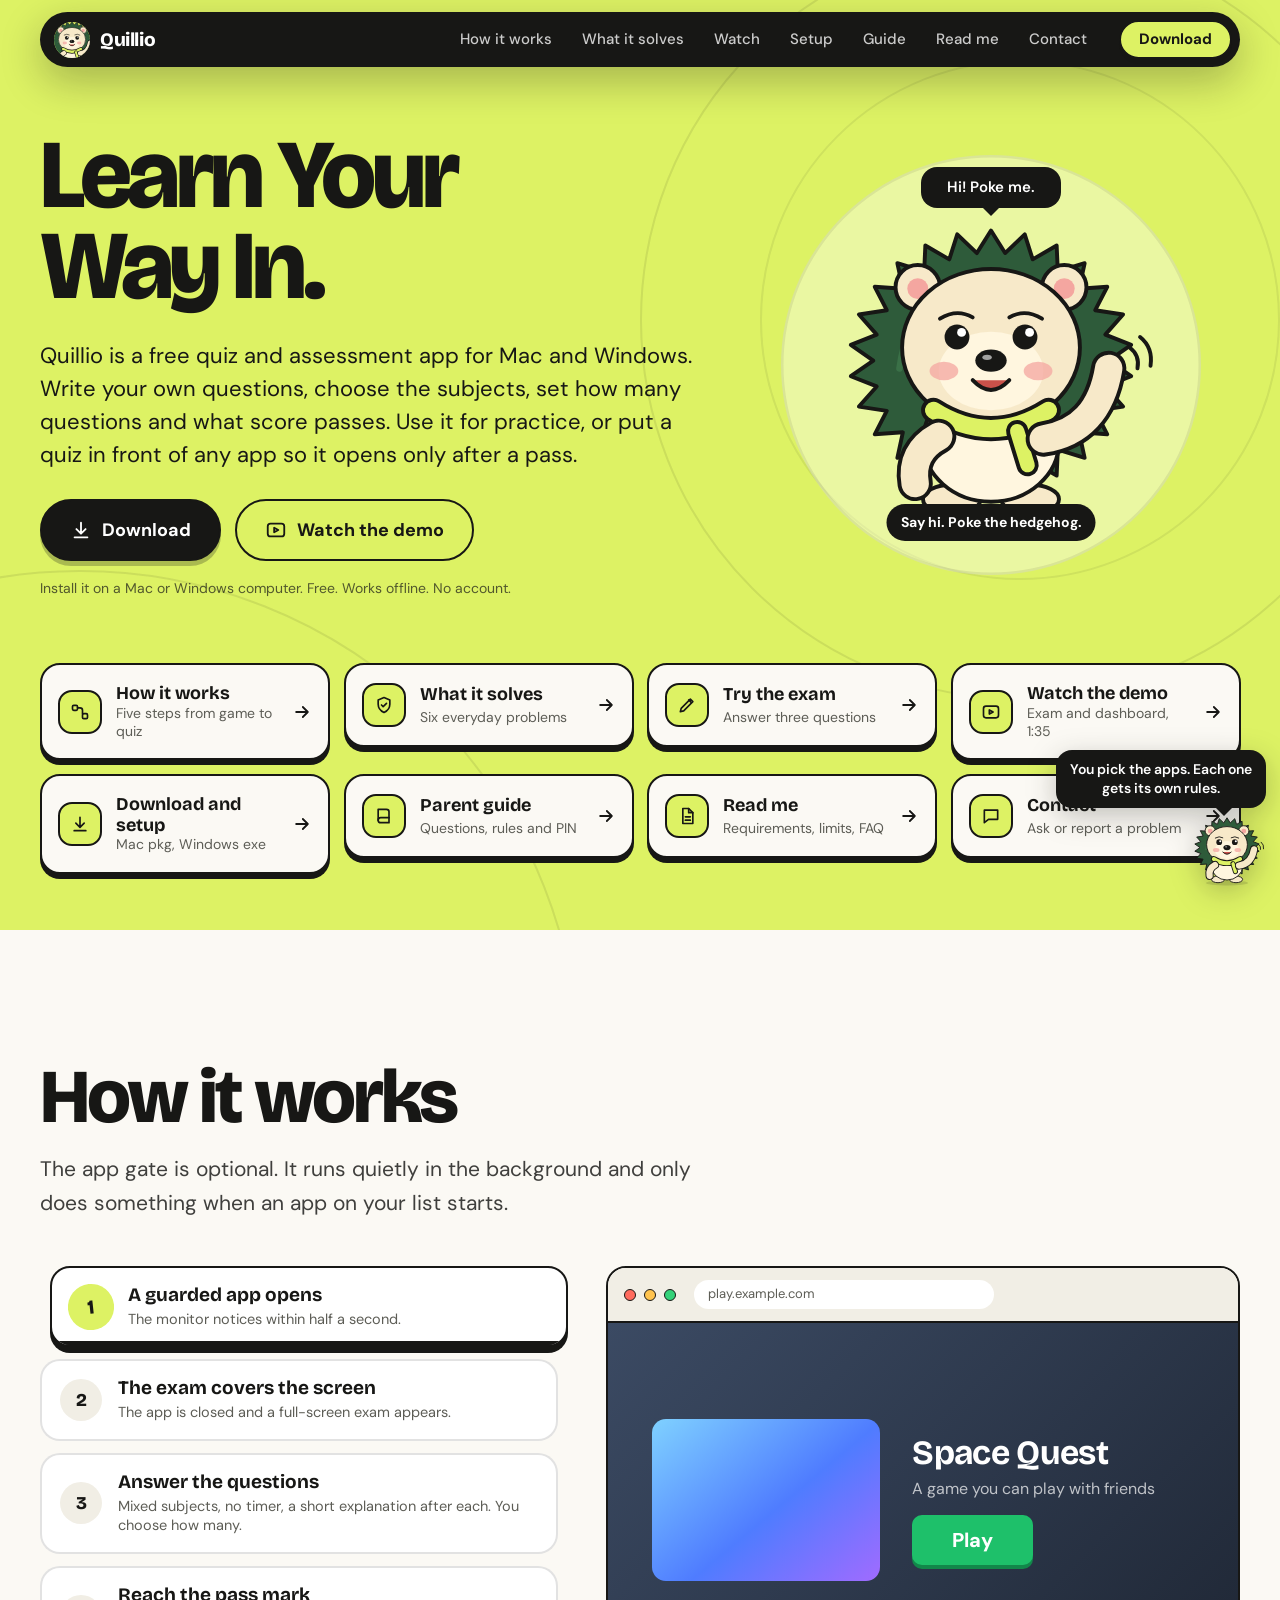
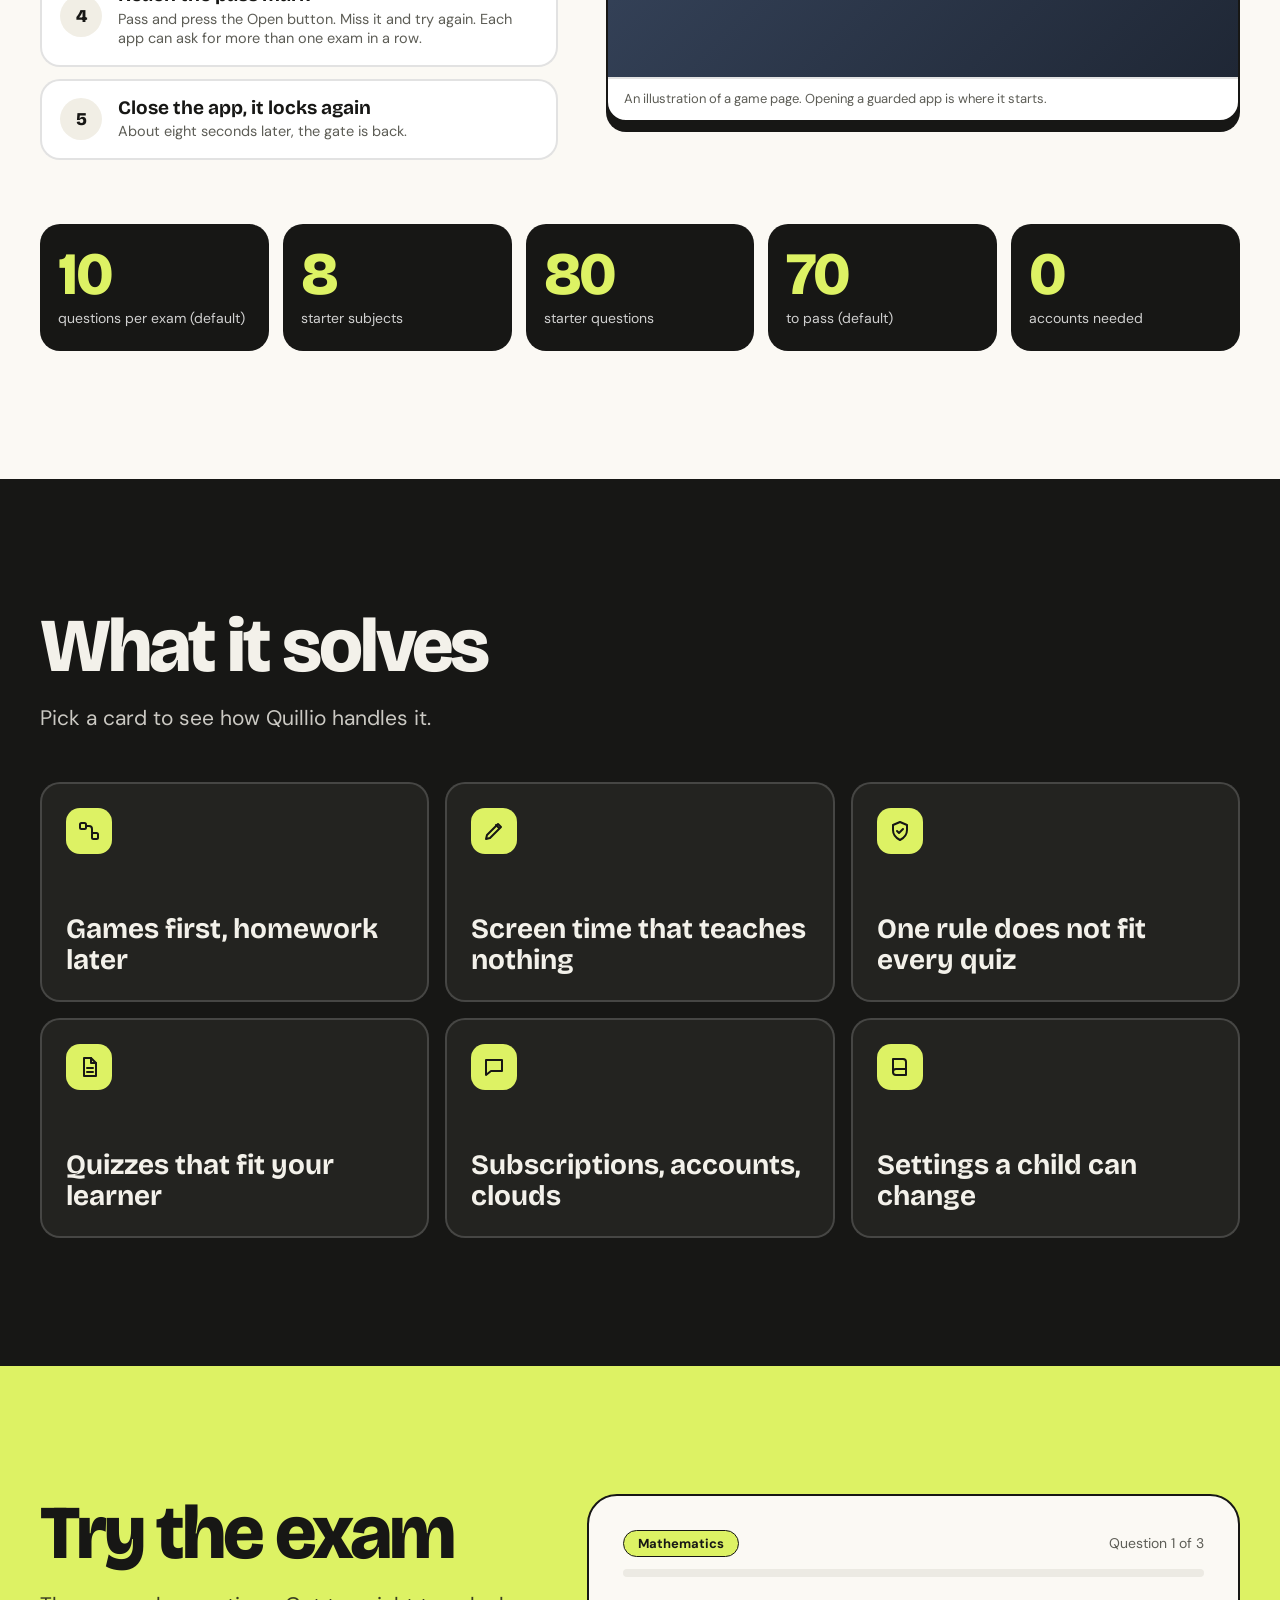
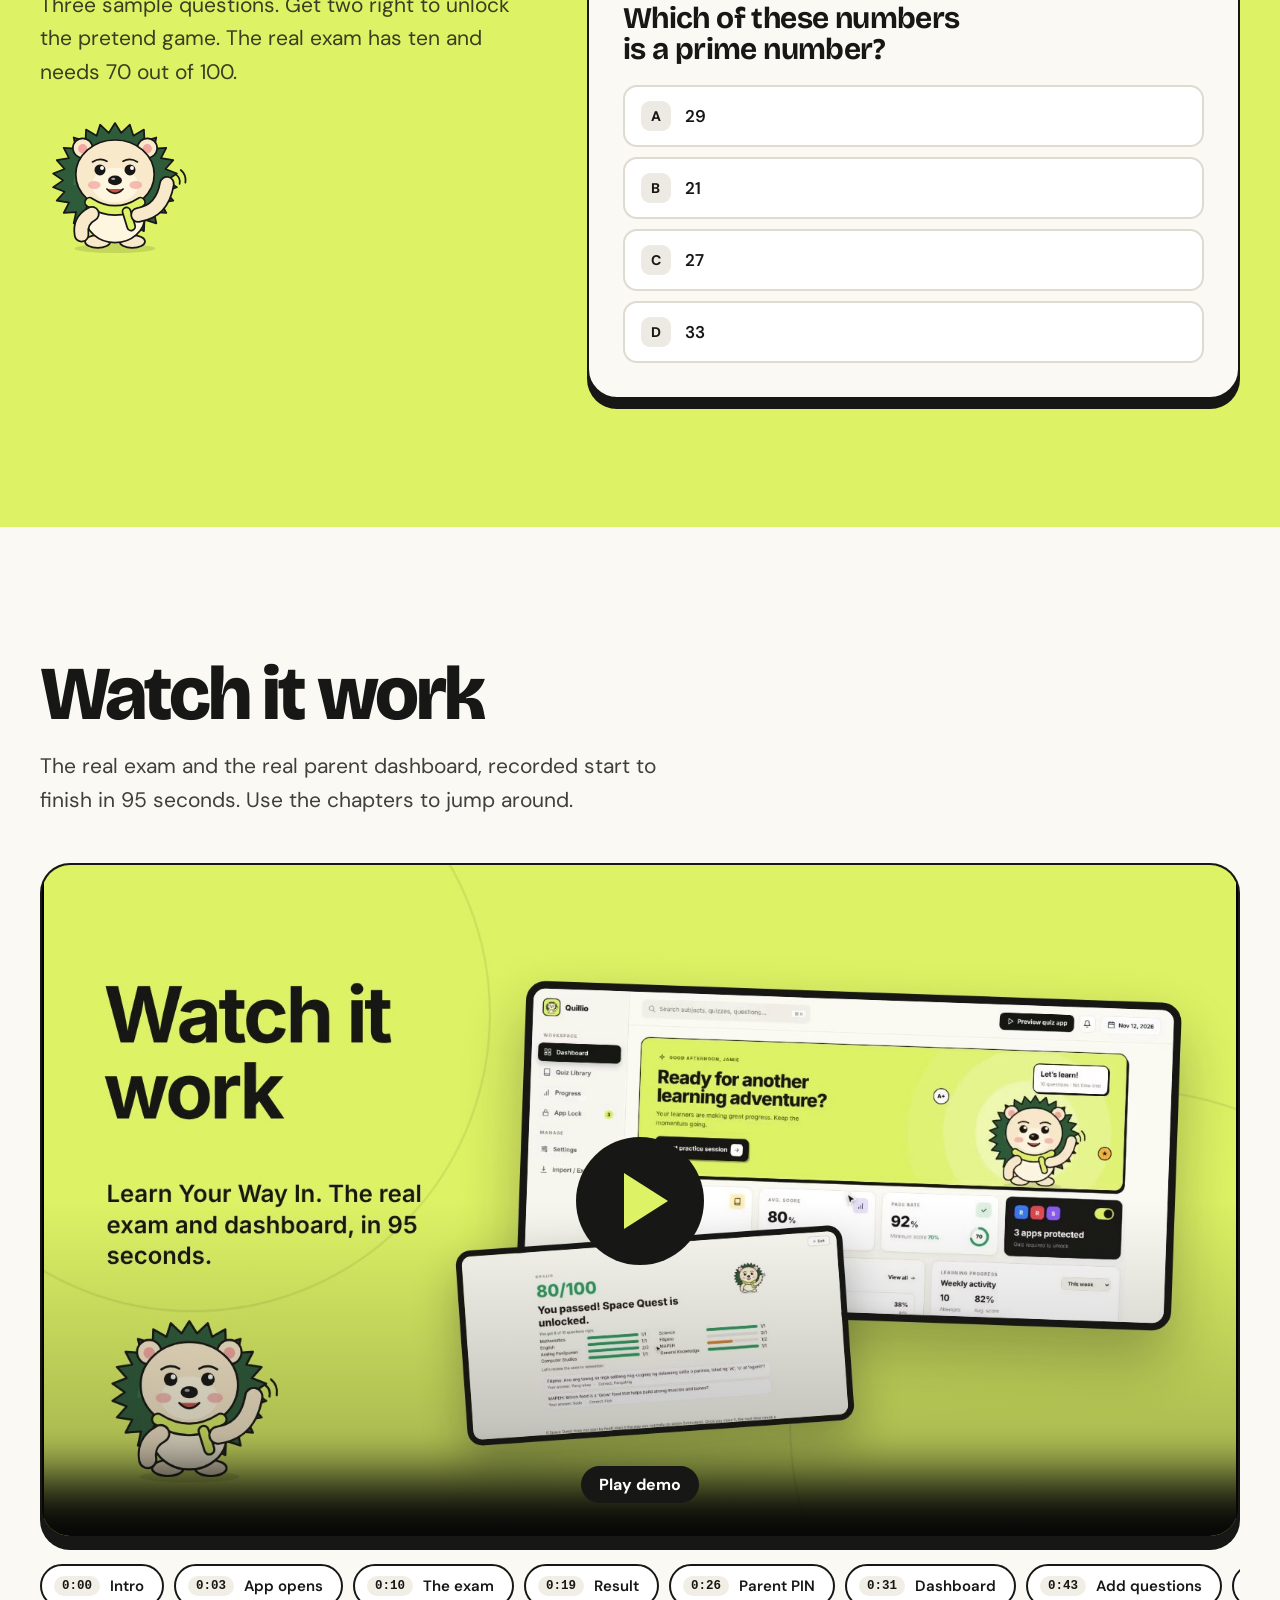
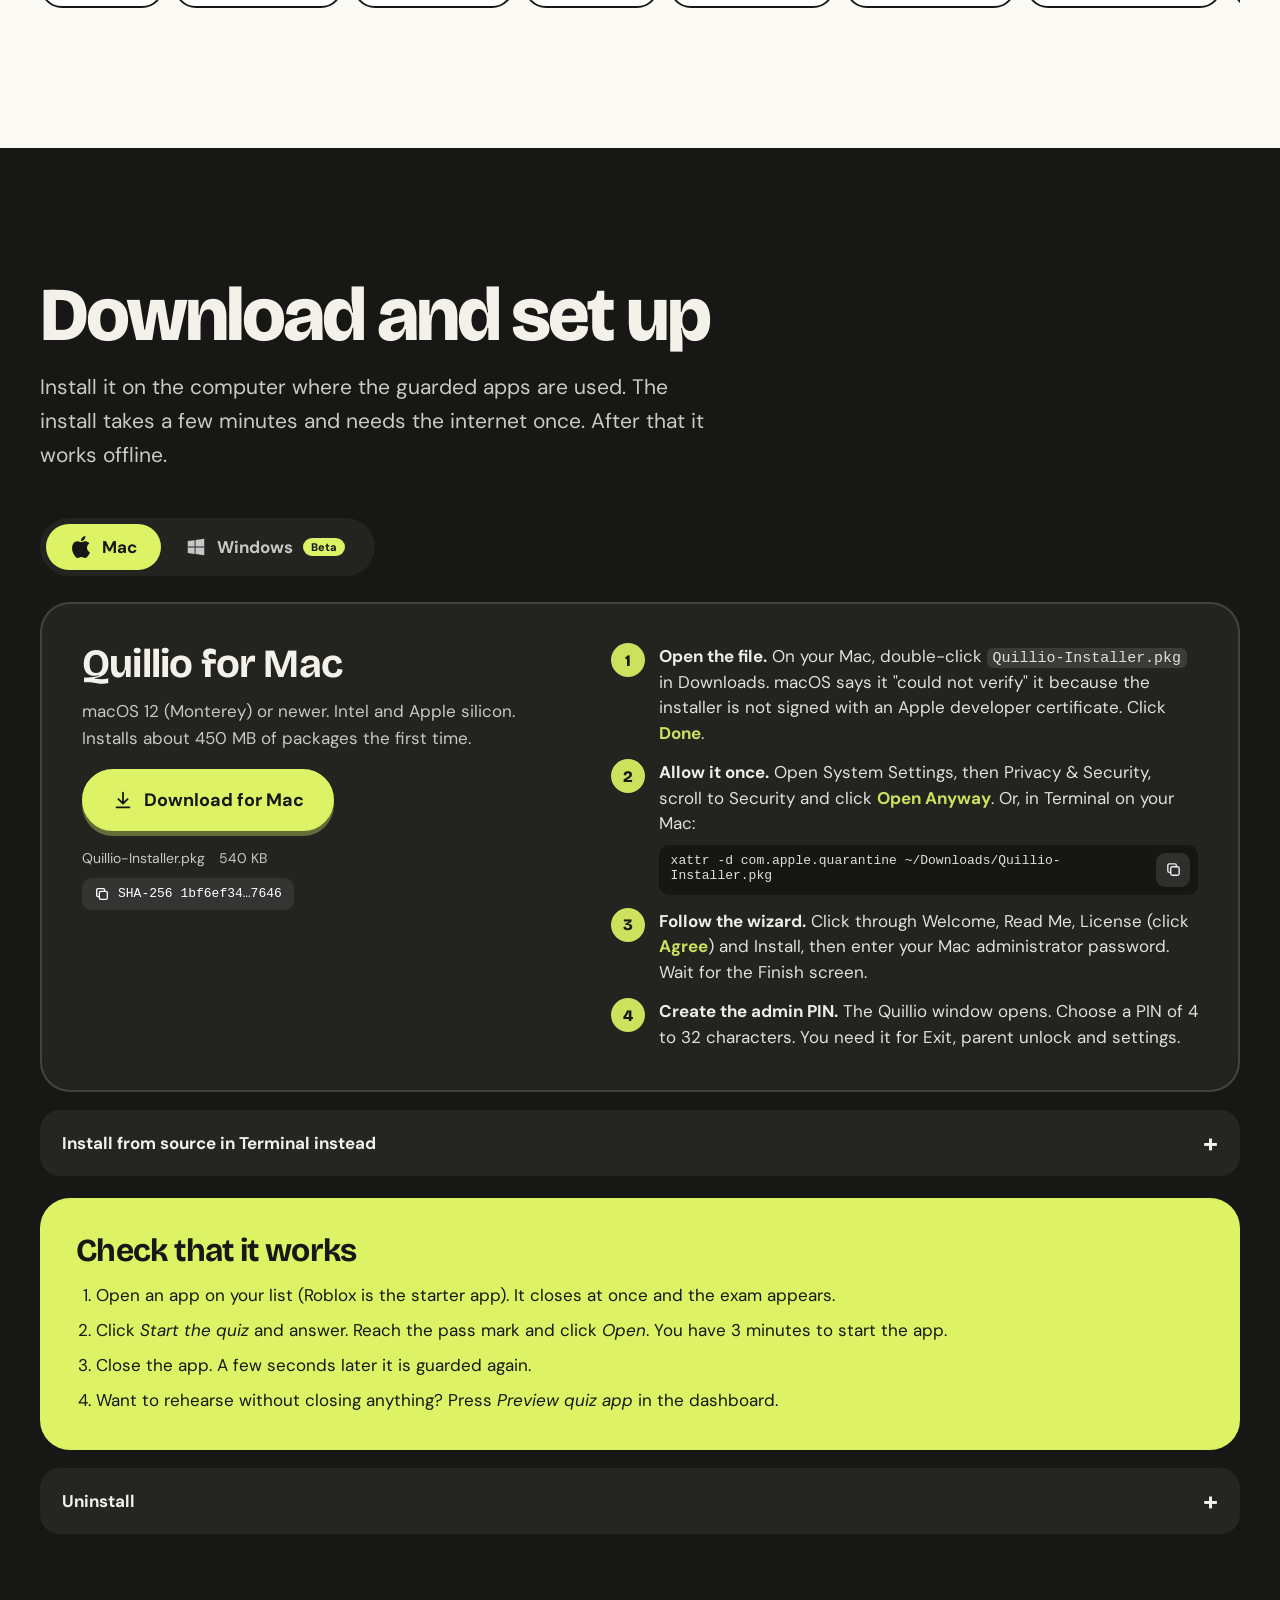
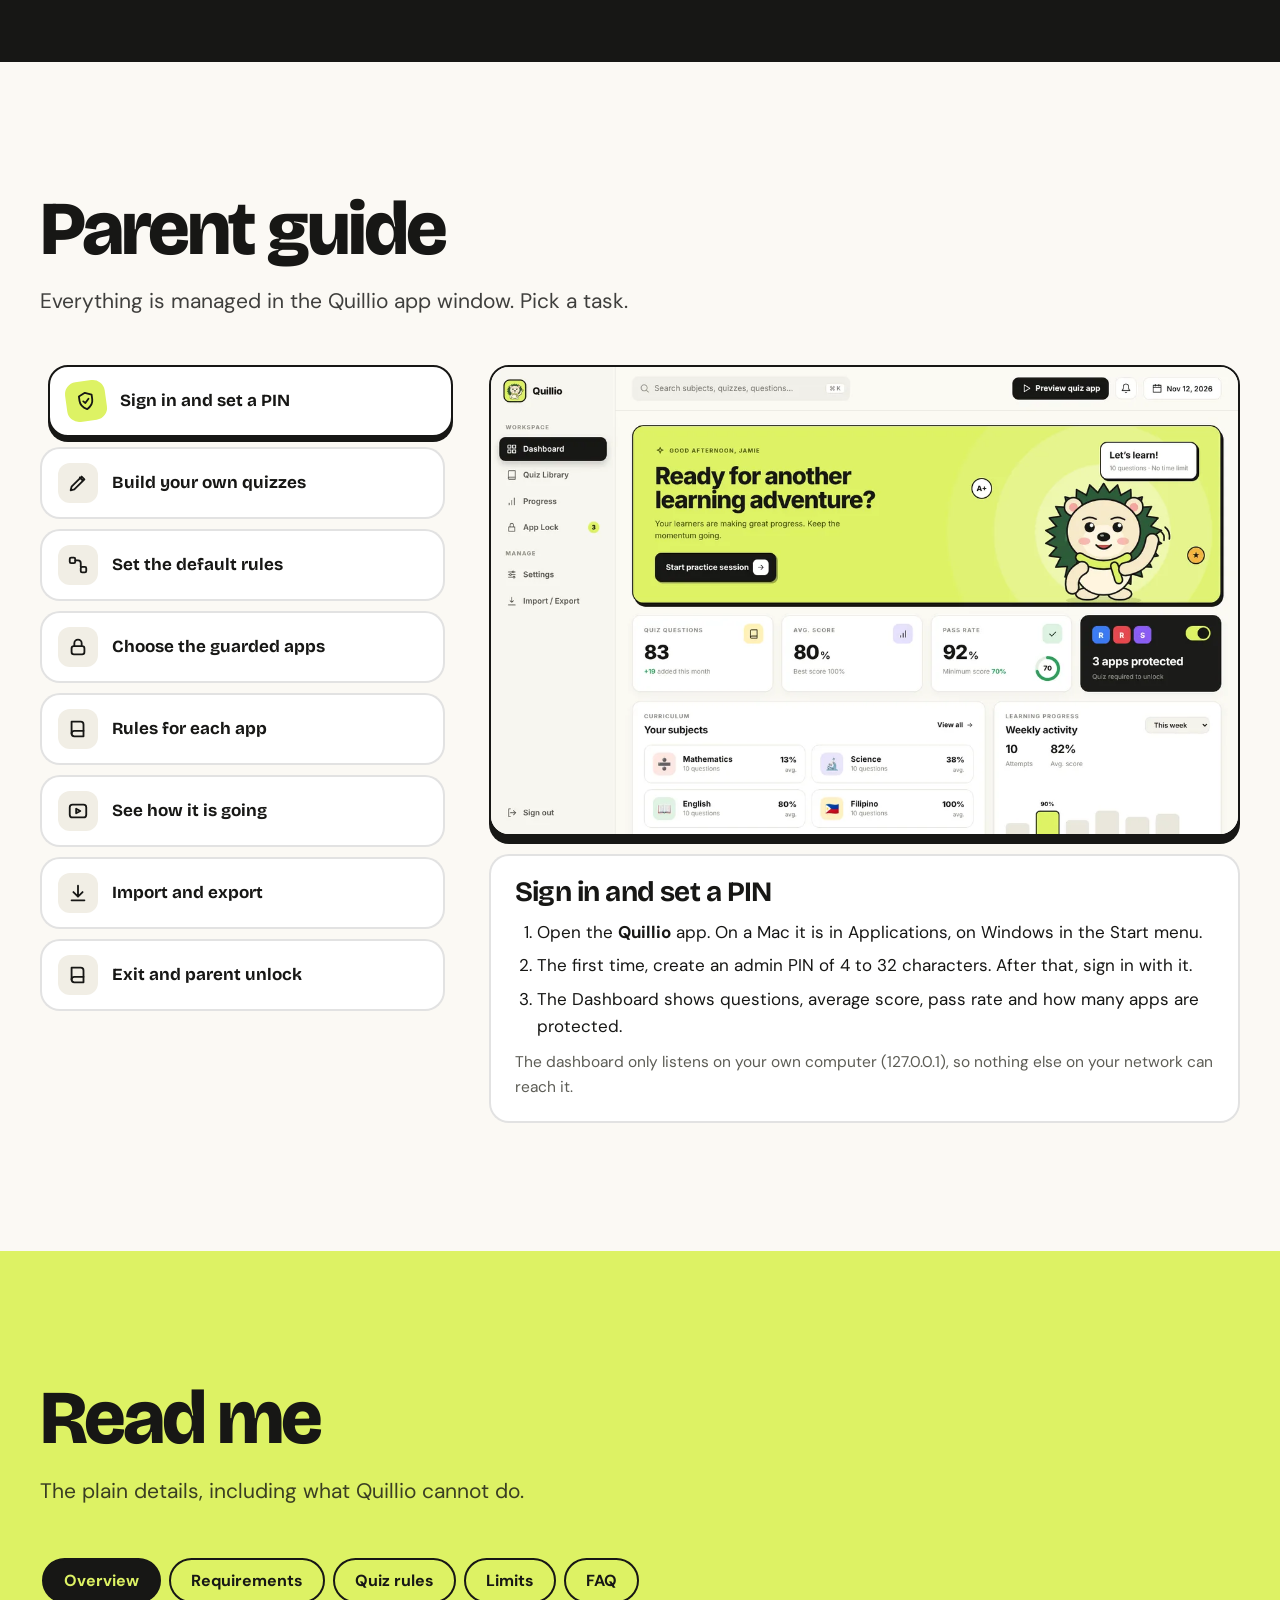
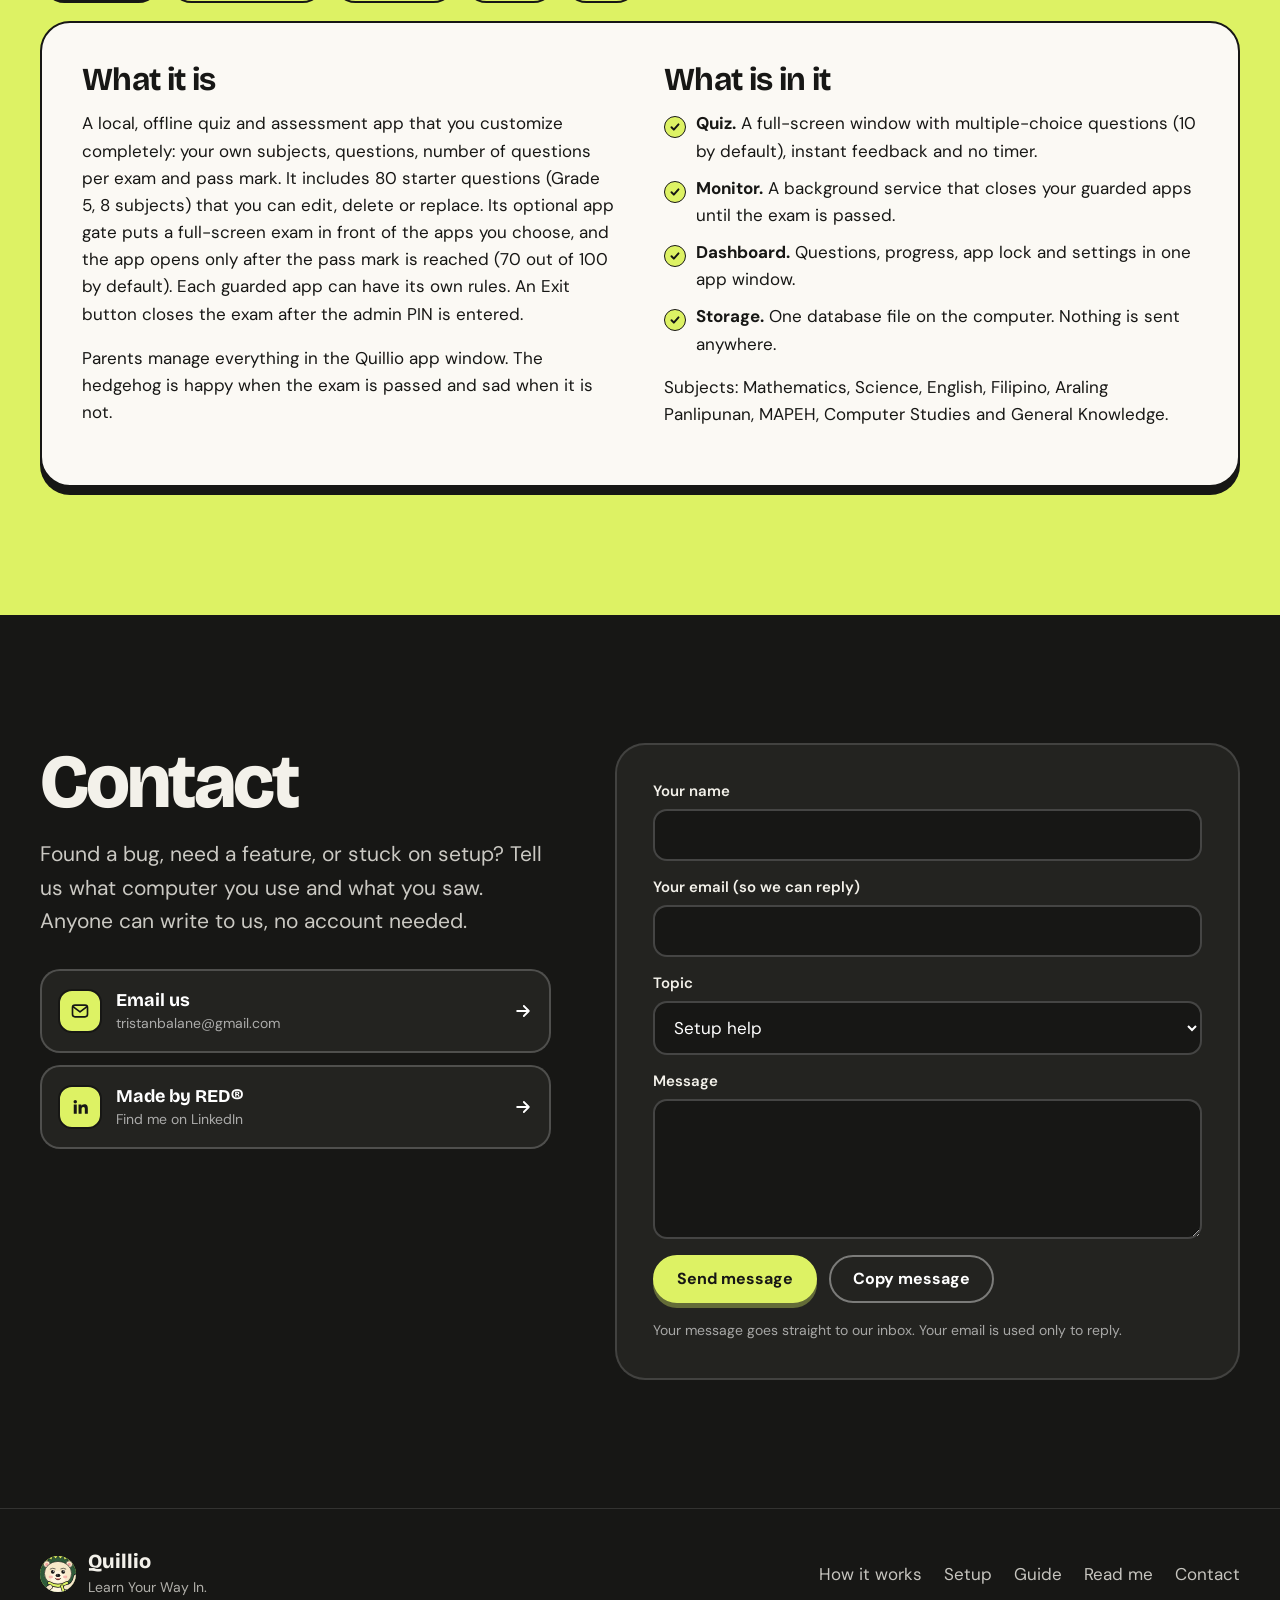
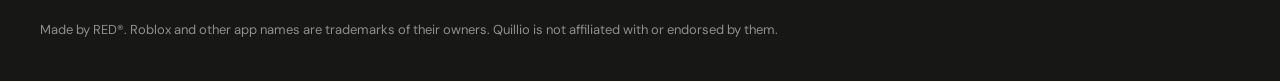
<file: index.html>
<!doctype html>
<html lang="en">
<head>
<meta charset="utf-8">
<meta name="viewport" content="width=device-width, initial-scale=1, viewport-fit=cover">
<title>Quillio | Free Quiz & Assessment App for Mac and Windows</title>
<meta name="theme-color" content="#DDF264">
<link rel="icon" href="assets/favicon.svg" type="image/svg+xml">
<link rel="preconnect" href="https://fonts.googleapis.com">
<link rel="preconnect" href="https://fonts.gstatic.com" crossorigin>
<link href="https://fonts.googleapis.com/css2?family=Bricolage+Grotesque:opsz,wght@12..96,500;12..96,700;12..96,800&family=DM+Sans:ital,opsz,wght@0,9..40,400;0,9..40,500;0,9..40,700;1,9..40,400&display=swap" rel="stylesheet">
<link rel="stylesheet" href="assets/style.css">

<link rel="canonical" href="https://quillio.site/">
<meta name="description" content="Quillio is a free quiz and assessment app for Mac and Windows. Create custom quizzes and set a passing score before selected apps unlock. Works offline.">
<meta name="robots" content="index, follow">
<meta property="og:title" content="Quillio | Free Quiz & Assessment App for Mac and Windows">
<meta property="og:description" content="Create custom quizzes, set passing scores, and use learning to unlock selected apps. Quillio works offline on Mac and Windows.">
<meta property="og:type" content="website">
<meta property="og:url" content="https://quillio.site/">
<meta property="og:site_name" content="Quillio">
<meta name="twitter:card" content="summary_large_image">
<meta name="twitter:title" content="Quillio | Free Quiz & Assessment App for Mac and Windows">
<meta name="twitter:description" content="Create custom quizzes, set passing scores, and use learning to unlock selected apps. Quillio works offline on Mac and Windows.">

<meta property="og:image" content="https://quillio.site/media/og-image.jpg">
<meta name="twitter:image" content="https://quillio.site/media/og-image.jpg">
<script type="application/ld+json">
{
  "@context": "https://schema.org",
  "@type": "SoftwareApplication",
  "name": "Quillio",
  "url": "https://quillio.site/",
  "description": "Quillio is a free quiz and assessment app for Mac and Windows. Create custom quizzes and set a passing score before selected apps unlock. Works offline.",
  "applicationCategory": "EducationalApplication",
  "operatingSystem": "macOS, Windows",
  "offers": {
    "@type": "Offer",
    "price": "0",
    "priceCurrency": "USD"
  },
  "image": "https://quillio.site/media/og-image.jpg"
}
</script>
</head>
<body>
<a class="skip" href="#main">Skip to content</a>

<!-- icon sprite -->
<svg width="0" height="0" style="position:absolute" aria-hidden="true">
  <defs>
    <symbol id="i-how" viewBox="0 0 24 24"><rect x="3" y="4" width="6" height="6" rx="1.5"/><rect x="15" y="14" width="6" height="6" rx="1.5"/><path d="M9 7h3a3 3 0 0 1 3 3v4"/></symbol>
    <symbol id="i-solves" viewBox="0 0 24 24"><path d="M12 3l7 3v5c0 5-3 8-7 10-4-2-7-5-7-10V6z"/><path d="M9 12l2 2 4-4"/></symbol>
    <symbol id="i-try" viewBox="0 0 24 24"><path d="M4 20l4-1 11-11-3-3L5 16z"/><path d="M14 6l3 3"/></symbol>
    <symbol id="i-watch" viewBox="0 0 24 24"><rect x="3" y="5" width="18" height="14" rx="3"/><path d="M10 9.5v5l4.5-2.5z"/></symbol>
    <symbol id="i-setup" viewBox="0 0 24 24"><path d="M12 4v11M7 11l5 5 5-5M5 20h14"/></symbol>
    <symbol id="i-guide" viewBox="0 0 24 24"><path d="M5 4h10a3 3 0 0 1 3 3v13H8a3 3 0 0 1-3-3z"/><path d="M5 17a3 3 0 0 1 3-3h10"/></symbol>
    <symbol id="i-readme" viewBox="0 0 24 24"><path d="M7 3h7l5 5v13H7z"/><path d="M14 3v5h5M10 13h6M10 17h6"/></symbol>
    <symbol id="i-contact" viewBox="0 0 24 24"><path d="M4 5h16v11H9l-5 4z"/></symbol>
    <symbol id="i-arrow" viewBox="0 0 24 24"><path d="M5 12h14M13 6l6 6-6 6"/></symbol>
    <symbol id="i-lock" viewBox="0 0 24 24"><rect x="5" y="11" width="14" height="9" rx="2.5"/><path d="M8 11V8a4 4 0 0 1 8 0v3"/></symbol>
    <symbol id="i-copy" viewBox="0 0 24 24"><rect x="8" y="8" width="12" height="12" rx="2.5"/><path d="M16 8V6a2 2 0 0 0-2-2H6a2 2 0 0 0-2 2v8a2 2 0 0 0 2 2h2"/></symbol>
    <symbol id="i-check" viewBox="0 0 24 24"><path d="M5 12.5l4.5 4.5L19 7.5"/></symbol>
    <symbol id="i-apple" viewBox="0 0 24 24"><path d="M12.152 6.896c-.948 0-2.415-1.078-3.96-1.04-2.04.027-3.91 1.183-4.961 3.014-2.117 3.675-.546 9.103 1.519 12.09 1.013 1.454 2.208 3.09 3.792 3.039 1.52-.065 2.09-.987 3.935-.987 1.831 0 2.35.987 3.96.948 1.637-.026 2.676-1.48 3.676-2.948 1.156-1.688 1.636-3.325 1.662-3.415-.039-.013-3.182-1.221-3.22-4.857-.026-3.04 2.48-4.494 2.597-4.559-1.429-2.09-3.623-2.324-4.39-2.376-2-.156-3.675 1.09-4.61 1.09zM15.53 3.83c.843-1.012 1.4-2.427 1.245-3.83-1.207.052-2.662.805-3.532 1.818-.78.896-1.454 2.338-1.273 3.714 1.338.104 2.715-.688 3.559-1.701" fill="currentColor" stroke="none"/></symbol>
    <symbol id="i-win" viewBox="0 0 24 24"><path d="M3 5.500l7.500-1v7H3zM11.500 4.400L21 3v8.500h-9.500zM3 12.500h7.500v7L3 18.500zM11.500 12.500H21V21l-9.500-1.400z" fill="currentColor" stroke="none"/></symbol>
    <symbol id="i-linkedin" viewBox="0 0 24 24"><path d="M4.5 9h3.6v11H4.5zM6.3 3.5a2.1 2.1 0 1 1 0 4.2 2.1 2.1 0 0 1 0-4.2zM10.2 9h3.4v1.5c.5-.9 1.7-1.8 3.5-1.8 3.600 0 4.300 2.300 4.300 5.400V20h-3.600v-5.200c0-1.300 0-2.800-1.800-2.800s-2.100 1.300-2.100 2.700V20h-3.600z" fill="currentColor" stroke="none"/></symbol>
    <symbol id="i-mail" viewBox="0 0 24 24"><rect x="3" y="5" width="18" height="14" rx="3"/><path d="M4 7l8 6 8-6"/></symbol>
  </defs>
</svg>

<!-- ============ TOP NAVIGATION ============ -->
<header class="topbar" id="top">
  <nav class="navbar" aria-label="Main">
    <a class="brand" href="#top" aria-label="Quillio, back to top">
      <span class="brand-mark" id="brandMark" aria-hidden="true"></span>
      <span class="brand-name">Quillio</span>
    </a>
    <ul class="navlinks" id="navlinks">
      <li><a href="#how" data-nav="how">How it works</a></li>
      <li><a href="#solves" data-nav="solves">What it solves</a></li>
      <li><a href="#watch" data-nav="watch">Watch</a></li>
      <li><a href="#setup" data-nav="setup">Setup</a></li>
      <li><a href="#guide" data-nav="guide">Guide</a></li>
      <li><a href="#readme" data-nav="readme">Read me</a></li>
      <li><a href="#contact" data-nav="contact">Contact</a></li>
      <li class="nav-ink" aria-hidden="true"></li>
    </ul>
    <a class="btn btn-lime btn-sm nav-cta" href="#setup" data-dl-label>Download</a>
    <button class="burger" id="burger" aria-expanded="false" aria-controls="sheet" aria-label="Open menu"><span></span><span></span></button>
  </nav>
  <div class="sheet" id="sheet" hidden>
    <div class="sheet-grid">
      <a href="#how" class="sheet-card"><svg class="ico"><use href="#i-how"/></svg><b>How it works</b><span>A guarded app opens, the exam appears</span></a>
      <a href="#solves" class="sheet-card"><svg class="ico"><use href="#i-solves"/></svg><b>What it solves</b><span>Your quizzes, your rules</span></a>
      <a href="#try" class="sheet-card"><svg class="ico"><use href="#i-try"/></svg><b>Try the exam</b><span>Three real questions</span></a>
      <a href="#watch" class="sheet-card"><svg class="ico"><use href="#i-watch"/></svg><b>Watch the demo</b><span>95 seconds, start to finish</span></a>
      <a href="#setup" class="sheet-card"><svg class="ico"><use href="#i-setup"/></svg><b>Download and setup</b><span>Mac and Windows</span></a>
      <a href="#guide" class="sheet-card"><svg class="ico"><use href="#i-guide"/></svg><b>Parent guide</b><span>Questions, rules, PIN</span></a>
      <a href="#readme" class="sheet-card"><svg class="ico"><use href="#i-readme"/></svg><b>Read me</b><span>Requirements, limits, FAQ</span></a>
      <a href="#contact" class="sheet-card"><svg class="ico"><use href="#i-contact"/></svg><b>Contact</b><span>Ask or report a problem</span></a>
    </div>
  </div>
</header>

<main id="main">

<!-- ============ HERO ============ -->
<section class="hero" aria-labelledby="h-hero">
  <div class="hero-rings" aria-hidden="true"><i></i><i></i><i></i></div>
  <div class="wrap hero-grid">
    <div class="hero-copy">
      <h1 id="h-hero"><span class="hl">Learn Your</span> <span class="hl">Way In.</span></h1>
      <p class="lede">Quillio is a free quiz and assessment app for Mac and Windows. Write your own questions, choose the subjects, set how many questions and what score passes. Use it for practice, or put a quiz in front of any app so it opens only after a pass.</p>
      <div class="cta-row">
        <a class="btn btn-ink btn-lg" href="#setup" id="heroDl" data-dl-primary><svg class="ico"><use href="#i-setup"/></svg><span data-dl-label>Download</span></a>
        <a class="btn btn-ghost btn-lg" href="#watch"><svg class="ico"><use href="#i-watch"/></svg>Watch the demo</a>
      </div>
      <p class="fine" id="heroFine">Free to download. Works offline. No account.</p>
    </div>
    <div class="hero-stage" id="heroStage">
      <div class="mascot-host" id="heroMascot"></div>
      <p class="stage-hint" id="stageHint">Say hi. Poke the hedgehog.</p>
    </div>
  </div>

  <!-- card navigation -->
  <div class="wrap">
    <ul class="cardnav" aria-label="Jump to a section">
      <li><a class="ncard" href="#how"><svg class="ico"><use href="#i-how"/></svg><b>How it works</b><span>Five steps from game to quiz</span><svg class="go"><use href="#i-arrow"/></svg></a></li>
      <li><a class="ncard" href="#solves"><svg class="ico"><use href="#i-solves"/></svg><b>What it solves</b><span>Six everyday problems</span><svg class="go"><use href="#i-arrow"/></svg></a></li>
      <li><a class="ncard" href="#try"><svg class="ico"><use href="#i-try"/></svg><b>Try the exam</b><span>Answer three questions</span><svg class="go"><use href="#i-arrow"/></svg></a></li>
      <li><a class="ncard" href="#watch"><svg class="ico"><use href="#i-watch"/></svg><b>Watch the demo</b><span>Exam and dashboard, 1:35</span><svg class="go"><use href="#i-arrow"/></svg></a></li>
      <li><a class="ncard" href="#setup"><svg class="ico"><use href="#i-setup"/></svg><b>Download and setup</b><span>Mac pkg, Windows exe</span><svg class="go"><use href="#i-arrow"/></svg></a></li>
      <li><a class="ncard" href="#guide"><svg class="ico"><use href="#i-guide"/></svg><b>Parent guide</b><span>Questions, rules and PIN</span><svg class="go"><use href="#i-arrow"/></svg></a></li>
      <li><a class="ncard" href="#readme"><svg class="ico"><use href="#i-readme"/></svg><b>Read me</b><span>Requirements, limits, FAQ</span><svg class="go"><use href="#i-arrow"/></svg></a></li>
      <li><a class="ncard" href="#contact"><svg class="ico"><use href="#i-contact"/></svg><b>Contact</b><span>Ask or report a problem</span><svg class="go"><use href="#i-arrow"/></svg></a></li>
    </ul>
  </div>
</section>

<!-- ============ HOW IT WORKS ============ -->
<section class="sec sec-paper" id="how" data-mood="how" aria-labelledby="h-how">
  <div class="wrap">
    <div class="sec-head">
      <h2 id="h-how">How it works</h2>
      <p>The app gate is optional. It runs quietly in the background and only does something when an app on your list starts.</p>
    </div>
    <div class="stepper" id="stepper">
      <ol class="steps" role="tablist" aria-label="Steps">
        <li><button class="step on" role="tab" aria-selected="true" data-step="0"><i class="num">1</i><span><b>A guarded app opens</b><em>The monitor notices within half a second.</em></span><s class="bar"></s></button></li>
        <li><button class="step" role="tab" aria-selected="false" data-step="1"><i class="num">2</i><span><b>The exam covers the screen</b><em>The app is closed and a full-screen exam appears.</em></span><s class="bar"></s></button></li>
        <li><button class="step" role="tab" aria-selected="false" data-step="2"><i class="num">3</i><span><b>Answer the questions</b><em>Mixed subjects, no timer, a short explanation after each. You choose how many.</em></span><s class="bar"></s></button></li>
        <li><button class="step" role="tab" aria-selected="false" data-step="3"><i class="num">4</i><span><b>Reach the pass mark</b><em>Pass and press the Open button. Miss it and try again. Each app can ask for more than one exam in a row.</em></span><s class="bar"></s></button></li>
        <li><button class="step" role="tab" aria-selected="false" data-step="4"><i class="num">5</i><span><b>Close the app, it locks again</b><em>About eight seconds later, the gate is back.</em></span><s class="bar"></s></button></li>
      </ol>
      <div class="screen" id="screen" aria-live="polite">
        <div class="chrome"><i></i><i></i><i></i><span id="screenTitle">play.example.com</span></div>
        <div class="pane on" data-pane="0">
          <div class="mock-game"><div class="tile"></div><div class="info"><h4>Space Quest</h4><p>A game you can play with friends</p><span class="play">Play</span></div></div>
        </div>
        <div class="pane" data-pane="1"><img src="assets/exam-intro.webp" alt="The exam start screen with the hedgehog and a Start the quiz button" loading="lazy" width="1100" height="619"></div>
        <div class="pane" data-pane="2"><img src="assets/exam-q1_ok.webp" alt="A question answered correctly, with an explanation and a Next question button" loading="lazy" width="1100" height="619"></div>
        <div class="pane" data-pane="3"><img src="assets/exam-result_pass.webp" alt="Result screen: 80 out of 100, you passed, the app is unlocked" loading="lazy" width="1100" height="619"></div>
        <div class="pane" data-pane="4">
          <div class="mock-lock"><div class="lockring"><svg viewBox="0 0 24 24" class="ico"><rect x="5" y="11" width="14" height="9" rx="2.5"/><path d="M8 11V8a4 4 0 0 1 8 0v3"/></svg></div><b>Space Quest is locked</b><p>Open it again and the exam comes back.</p></div>
        </div>
        <p class="screen-note" id="screenNote">Real screenshot of the exam window. The game page here is only an illustration.</p>
      </div>
    </div>
    <ul class="facts">
      <li><b data-count="10">10</b><span>questions per exam (default)</span></li>
      <li><b data-count="8">8</b><span>starter subjects</span></li>
      <li><b data-count="80">80</b><span>starter questions</span></li>
      <li><b data-count="70">70</b><span>to pass (default)</span></li>
      <li><b data-count="0">0</b><span>accounts needed</span></li>
    </ul>
  </div>
</section>

<!-- ============ WHAT IT SOLVES ============ -->
<section class="sec sec-ink" id="solves" data-mood="solves" aria-labelledby="h-solves">
  <div class="wrap">
    <div class="sec-head">
      <h2 id="h-solves">What it solves</h2>
      <p>Pick a card to see how Quillio handles it.</p>
    </div>
    <ul class="solve-grid">
      <li><button class="scard" aria-expanded="false">
        <span class="s-front"><svg class="ico"><use href="#i-how"/></svg><b>Games first, homework later</b></span>
        <span class="s-back">The exam comes before the app, every time it opens. No exam, no game.</span>
      </button></li>
      <li><button class="scard" aria-expanded="false">
        <span class="s-front"><svg class="ico"><use href="#i-try"/></svg><b>Screen time that teaches nothing</b></span>
        <span class="s-back">Mixed-subject quizzes with the right answer explained after each one. Create any subject and write as many questions as you like.</span>
      </button></li>
      <li><button class="scard" aria-expanded="false">
        <span class="s-front"><svg class="ico"><use href="#i-solves"/></svg><b>One rule does not fit every quiz</b></span>
        <span class="s-back">Guard only the apps you pick. Give each one its own number of questions, pass mark, unlock time and subjects. Everything else opens normally.</span>
      </button></li>
      <li><button class="scard" aria-expanded="false">
        <span class="s-front"><svg class="ico"><use href="#i-readme"/></svg><b>Quizzes that fit your learner</b></span>
        <span class="s-back">Any grade, language or topic. Create subjects, write questions, or import them from JSON or CSV. The 80 Grade 5 starter questions are just a starting point.</span>
      </button></li>
      <li><button class="scard" aria-expanded="false">
        <span class="s-front"><svg class="ico"><use href="#i-contact"/></svg><b>Subscriptions, accounts, clouds</b></span>
        <span class="s-back">None. It is free, it runs offline and every score and question stays on your computer.</span>
      </button></li>
      <li><button class="scard" aria-expanded="false">
        <span class="s-front"><svg class="ico"><use href="#i-guide"/></svg><b>Settings a child can change</b></span>
        <span class="s-back">Exit, parent unlock and every setting sit behind your PIN. Five wrong tries lock PIN entry for five minutes.</span>
      </button></li>
    </ul>
  </div>
</section>

<!-- ============ TRY THE EXAM ============ -->
<section class="sec sec-lime" id="try" data-mood="try" aria-labelledby="h-try">
  <div class="wrap try-grid">
    <div class="sec-head">
      <h2 id="h-try">Try the exam</h2>
      <p>Three sample questions. Get two right to unlock the pretend game. The real exam has ten and needs 70 out of 100.</p>
      <div class="mascot-host small" id="tryMascot"></div>
    </div>
    <div class="quiz" id="quiz" aria-live="polite">
      <div class="q-top"><span class="chip" id="qSubject">Mathematics</span><span class="q-count" id="qCount">Question 1 of 3</span></div>
      <div class="q-prog"><i id="qProg"></i></div>
      <h3 id="qText">Which of these numbers is a prime number?</h3>
      <div class="choices" id="qChoices"></div>
      <div class="feedback" id="qFeedback" hidden></div>
      <button class="btn btn-ink" id="qNext" hidden>Next question</button>
      <div class="result" id="qResult" hidden>
        <h3 id="rTitle"></h3><p id="rText"></p>
        <button class="btn btn-ink" id="qAgain">Try again</button>
      </div>
    </div>
  </div>
</section>

<!-- ============ VIDEO ============ -->
<section class="sec sec-paper" id="watch" data-mood="watch" aria-labelledby="h-watch">
  <div class="wrap">
    <div class="sec-head">
      <h2 id="h-watch">Watch it work</h2>
      <p>The real exam and the real parent dashboard, recorded start to finish in 95 seconds. Use the chapters to jump around.</p>
    </div>
    <div class="player" id="player">
      <video id="demo" preload="none" playsinline poster="media/poster.jpg" controls>
        <source src="media/demo.mp4" type="video/mp4">
        Your browser can't play this video. <a href="media/demo.mp4">Download it instead.</a>
      </video>
      <button class="bigplay" id="bigplay" aria-label="Play the demo video"><span class="tri"></span><em>Play demo</em></button>
    </div>
    <div class="chapters" id="chapters" role="list" aria-label="Chapters"></div>
  </div>
</section>

<!-- ============ SETUP ============ -->
<section class="sec sec-ink" id="setup" data-mood="setup" aria-labelledby="h-setup">
  <div class="wrap">
    <div class="sec-head">
      <h2 id="h-setup">Download and set up</h2>
      <p>Install it on the computer where the guarded apps are used. The install takes a few minutes and needs the internet once. After that it works offline.</p>
    </div>

    <div class="ostabs" role="tablist" aria-label="Operating system">
      <button role="tab" id="tab-mac" aria-selected="true" data-os="mac"><svg class="ico fill"><use href="#i-apple"/></svg>Mac</button>
      <button role="tab" id="tab-win" aria-selected="false" data-os="win"><svg class="ico fill"><use href="#i-win"/></svg>Windows <small>Beta</small></button>
      <i class="ostab-ink" aria-hidden="true"></i>
    </div>

    <div class="os-panel on" data-panel="mac" role="tabpanel" aria-labelledby="tab-mac">
      <div class="dl-card">
        <div class="dl-main">
          <h3>Quillio for Mac</h3>
          <p>macOS 12 (Monterey) or newer. Intel and Apple silicon. Installs about 450 MB of packages the first time.</p>
          <a class="btn btn-lime btn-lg" href="downloads/Quillio-Installer.pkg" download data-track="mac"><svg class="ico"><use href="#i-setup"/></svg>Download for Mac</a>
          <p class="file"><span>Quillio-Installer.pkg</span><span>540 KB</span></p>
          <button class="hash" data-copy="1bf6ef34cfc8b6d43f6d69c392262dc31a6b6ae2fa64961ccd2cca888b767646"><svg class="ico"><use href="#i-copy"/></svg><span>SHA-256 1bf6ef34…7646</span></button>
        </div>
        <ol class="inst">
          <li><b>Open the file.</b> On your Mac, double-click <code>Quillio-Installer.pkg</code> in Downloads. macOS says it "could not verify" it because the installer is not signed with an Apple developer certificate. Click <em>Done</em>.</li>
          <li><b>Allow it once.</b> Open System Settings, then Privacy &amp; Security, scroll to Security and click <em>Open Anyway</em>. Or, in Terminal on your Mac: <span class="cmd"><code>xattr -d com.apple.quarantine ~/Downloads/Quillio-Installer.pkg</code><button data-copy="xattr -d com.apple.quarantine ~/Downloads/Quillio-Installer.pkg" aria-label="Copy command"><svg class="ico"><use href="#i-copy"/></svg></button></span></li>
          <li><b>Follow the wizard.</b> Click through Welcome, Read Me, License (click <em>Agree</em>) and Install, then enter your Mac administrator password. Wait for the Finish screen.</li>
          <li><b>Create the admin PIN.</b> The Quillio window opens. Choose a PIN of 4 to 32 characters. You need it for Exit, parent unlock and settings.</li>
        </ol>
      </div>
      <details class="more">
        <summary>Install from source in Terminal instead</summary>
        <p>On your Mac, download <a href="downloads/Quillio-Source.zip" download>Quillio-Source.zip</a> (186 KB), unzip it in Downloads, then run in Terminal:</p>
        <div class="code"><pre><code>cd ~/Downloads/quillio
./install.sh</code></pre><button data-copy="cd ~/Downloads/quillio&#10;./install.sh" aria-label="Copy commands"><svg class="ico"><use href="#i-copy"/></svg></button></div>
        <p>For a child's Standard account, sign in as the Administrator and use the hardened install. Replace <code>CHILDACCOUNT</code> with the child's short account name (run <code>ls /Users</code> to see it):</p>
        <div class="code"><pre><code>sudo ./install.sh --system --user CHILDACCOUNT</code></pre><button data-copy="sudo ./install.sh --system --user CHILDACCOUNT" aria-label="Copy command"><svg class="ico"><use href="#i-copy"/></svg></button></div>
      </details>
    </div>

    <div class="os-panel" data-panel="win" role="tabpanel" aria-labelledby="tab-win" hidden>
      <div class="dl-card">
        <div class="dl-main">
          <h3>Quillio for Windows <span class="beta">Beta</span></h3>
          <p>Windows 10 or 11. This version has not been tested on a real PC yet, so expect rough edges and tell us what you find. Installs about 300 MB of packages.</p>
          <a class="btn btn-lime btn-lg" href="downloads/Quillio-Setup.exe" download data-track="win"><svg class="ico"><use href="#i-setup"/></svg>Download for Windows</a>
          <p class="file"><span>Quillio-Setup.exe</span><span>2.1 MB</span></p>
          <button class="hash" data-copy="4ff474b6612623ea02fc01aaacede8d36075f092176a5372717332e047904881"><svg class="ico"><use href="#i-copy"/></svg><span>SHA-256 4ff474b6…4881</span></button>
        </div>
        <ol class="inst">
          <li><b>Open the file.</b> On the Windows PC, signed in as an administrator, double-click <code>Quillio-Setup.exe</code>. SmartScreen says "Windows protected your PC" because the file is not signed. Click <em>More info</em>, then <em>Run anyway</em>.</li>
          <li><b>Accept the license.</b> Tick <em>I accept</em>, then type the Windows user name of the account that is guarded. Other accounts, including yours, are not affected.</li>
          <li><b>Install.</b> It downloads a private copy of Python and the packages. This takes several minutes.</li>
          <li><b>Create the admin PIN.</b> Leave <em>Open Quillio now</em> ticked on the Finish page and choose your PIN in the window.</li>
        </ol>
      </div>
    </div>

    <div class="check-card">
      <h3>Check that it works</h3>
      <ol>
        <li>Open an app on your list (Roblox is the starter app). It closes at once and the exam appears.</li>
        <li>Click <em>Start the quiz</em> and answer. Reach the pass mark and click <em>Open</em>. You have 3 minutes to start the app.</li>
        <li>Close the app. A few seconds later it is guarded again.</li>
        <li>Want to rehearse without closing anything? Press <em>Preview quiz app</em> in the dashboard.</li>
      </ol>
    </div>

    <details class="more dark">
      <summary>Uninstall</summary>
      <p><b>Mac.</b> Open <em>Uninstall Quillio</em> in Applications. Or, in Terminal from the <code>quillio</code> folder, run <code>./uninstall.sh</code> (add <code>sudo</code> for a hardened install).</p>
      <p><b>Windows.</b> Open Settings, Apps, Quillio, Uninstall. It asks whether to keep your quiz data.</p>
      <p>Your apps work normally straight away.</p>
    </details>
  </div>
</section>

<!-- ============ PARENT GUIDE ============ -->
<section class="sec sec-paper" id="guide" data-mood="guide" aria-labelledby="h-guide">
  <div class="wrap">
    <div class="sec-head">
      <h2 id="h-guide">Parent guide</h2>
      <p>Everything is managed in the Quillio app window. Pick a task.</p>
    </div>
    <div class="guide" id="guide-ui">
      <div class="g-list" role="tablist" aria-label="Guide topics" aria-orientation="vertical"></div>
      <div class="g-view">
        <figure class="g-shot"><img id="gImg" src="assets/dash-overview.webp" alt="" width="1200" height="750" loading="lazy"></figure>
        <div class="g-text" id="gText" aria-live="polite"></div>
      </div>
    </div>
  </div>
</section>

<!-- ============ READ ME ============ -->
<section class="sec sec-lime" id="readme" data-mood="readme" aria-labelledby="h-readme">
  <div class="wrap">
    <div class="sec-head">
      <h2 id="h-readme">Read me</h2>
      <p>The plain details, including what Quillio cannot do.</p>
    </div>
    <div class="rtabs" role="tablist" aria-label="Read me sections">
      <button role="tab" aria-selected="true" data-r="overview">Overview</button>
      <button role="tab" aria-selected="false" data-r="req">Requirements</button>
      <button role="tab" aria-selected="false" data-r="rules">Quiz rules</button>
      <button role="tab" aria-selected="false" data-r="limits">Limits</button>
      <button role="tab" aria-selected="false" data-r="faq">FAQ</button>
    </div>
    <div class="rpanel on" data-rp="overview" role="tabpanel">
      <div class="two">
        <div>
          <h3>What it is</h3>
          <p>A local, offline quiz and assessment app that you customize completely: your own subjects, questions, number of questions per exam and pass mark. It includes 80 starter questions (Grade 5, 8 subjects) that you can edit, delete or replace. Its optional app gate puts a full-screen exam in front of the apps you choose, and the app opens only after the pass mark is reached (70 out of 100 by default). Each guarded app can have its own rules. An Exit button closes the exam after the admin PIN is entered.</p>
          <p>Parents manage everything in the Quillio app window. The hedgehog is happy when the exam is passed and sad when it is not.</p>
        </div>
        <div>
          <h3>What is in it</h3>
          <ul class="ticks">
            <li><b>Quiz.</b> A full-screen window with multiple-choice questions (10 by default), instant feedback and no timer.</li>
            <li><b>Monitor.</b> A background service that closes your guarded apps until the exam is passed.</li>
            <li><b>Dashboard.</b> Questions, progress, app lock and settings in one app window.</li>
            <li><b>Storage.</b> One database file on the computer. Nothing is sent anywhere.</li>
          </ul>
          <p>Subjects: Mathematics, Science, English, Filipino, Araling Panlipunan, MAPEH, Computer Studies and General Knowledge.</p>
        </div>
      </div>
    </div>
    <div class="rpanel" data-rp="req" role="tabpanel" hidden>
      <div class="two">
        <div>
          <h3>Mac</h3>
          <ul class="ticks">
            <li>macOS 12 (Monterey) or newer.</li>
            <li>Internet for the install only, about 450 MB of packages.</li>
            <li>The installer finds Python 3.9 to 3.13, or downloads the official one if none is installed.</li>
            <li>Best setup: you keep the Administrator account and the child uses a Standard account.</li>
          </ul>
        </div>
        <div>
          <h3>Windows (Beta)</h3>
          <ul class="ticks">
            <li>Windows 10 or 11 and an administrator to run the installer.</li>
            <li>Internet for the install only, about 300 MB. It uses its own private copy of Python.</li>
            <li>It installs to <code>C:\Program Files\Quillio</code> and protects the one Windows account you name.</li>
            <li>Not yet tested on a real PC.</li>
          </ul>
        </div>
      </div>
    </div>
    <div class="rpanel" data-rp="rules" role="tabpanel" hidden>
      <ul class="ticks wide">
        <li>10 questions per exam by default (1 to 100), spread as evenly as possible over the enabled subjects. Each app can use another number.</li>
        <li>Questions seen least are picked first, so a retry rarely repeats the last exam.</li>
        <li>Score is correct answers divided by questions times 100, rounded down. 7 of 10 is 70 and passes. 6 of 10 is 60 and does not.</li>
        <li>There is no time limit.</li>
        <li>A failed attempt cannot open the app. The buttons are <em>Try again</em>, <em>Parent: open without the quiz</em> (PIN) and <em>Exit</em> (PIN).</li>
        <li>An exam closed with Exit shows as "Unfinished" in the history and does not count as a score.</li>
        <li>By default a pass lasts until the app is closed, then it locks again about 8 seconds later. Set a number of minutes (Settings, or per app) to ask for a new exam on that schedule, for example every 30 minutes.</li>
        <li>An app can ask for 1 to 5 exams in a row. Failing one starts the count again.</li>
        <li>Parent unlock lasts 30 minutes by default. Five wrong PIN attempts lock PIN entry for 5 minutes.</li>
      </ul>
    </div>
    <div class="rpanel" data-rp="limits" role="tabpanel" hidden>
      <div class="note">
        <p><b>Quillio is a strong guard for a child, not a security boundary against a determined user.</b> Neither macOS nor Windows lets an ordinary program truly lock another app. Quillio watches running apps and closes guarded apps when they have not been unlocked.</p>
      </div>
      <ul class="ticks wide">
        <li>Anyone with access to the protected account's Terminal or Task Manager can stop the services or edit the data. A Standard account plus the hardened Mac install makes casual attempts much harder.</li>
        <li>Use Apple Screen Time or Windows Family Safety as a second layer. They cannot run a quiz, but they block things Quillio cannot see.</li>
        <li>There is a short gap. The monitor checks about every half second, so an app may flash on screen briefly before it closes. Unsaved work in a guarded app is lost on purpose.</li>
        <li>On Windows, Microsoft Store apps use a different program name. Add them under App Lock while they run.</li>
        <li>Windows does not let a program block Alt+Tab or the Windows key, so the exam is a full-screen window on top that is raised again every second.</li>
        <li>The installers are not code-signed, so macOS Gatekeeper and Windows SmartScreen show a warning the first time.</li>
      </ul>
    </div>
    <div class="rpanel" data-rp="faq" role="tabpanel" hidden>
      <div class="faq">
        <details><summary>Which apps are blocked?</summary><p>Only the ones on your App Lock list. Roblox is there to start with. Add or remove any app, such as Minecraft, a browser or Discord. Everything else opens normally.</p></details>
        <details><summary>Can different apps have different rules?</summary><p>Yes. Under App Lock, press <em>Edit rules</em> on an app to set its questions per exam, pass mark, unlock minutes, exams in a row and subjects. Anything left empty uses the defaults from Settings.</p></details>
        <details><summary>The Quillio window is blank on my Mac. What now?</summary><p>Quillio starts its window through macOS itself and opens the dashboard in your browser if the window is ever blank. If neither works, open Terminal on the Mac and run <code>"/Library/Application Support/AcademicHub/bin/open-window.sh"</code>, then send us the files in <code>~/Library/Logs/AcademicHub</code> through the Contact form.</p></details>
        <details><summary>Does it need the internet?</summary><p>Only to install. After that it works offline, and the dashboard only listens on your own computer (127.0.0.1).</p></details>
        <details><summary>Is anything uploaded?</summary><p>No. Questions, scores and your PIN stay in one database file on the computer. There is no account and no cloud.</p></details>
        <details><summary>What if I forget the PIN?</summary><p>On a Mac, run <code>quillio set-pin</code> in Terminal as the protected account to choose a new one. See the commands in the source README.</p></details>
        <details><summary>Can I use my own questions?</summary><p>Yes. Add them one by one in Quiz Library, or import a JSON or CSV file in Import / Export. A bad row cancels the whole import so nothing is half-changed.</p></details>
        <details><summary>How do I pause it for a day?</summary><p>Open App Lock and switch Protection off. Switch it on again when you are done.</p></details>
      </div>
    </div>
  </div>
</section>

<!-- ============ CONTACT ============ -->
<section class="sec sec-ink" id="contact" data-mood="contact" aria-labelledby="h-contact">
  <div class="wrap contact-grid">
    <div class="sec-head">
      <h2 id="h-contact">Contact</h2>
      <p>Found a bug, need a feature, or stuck on setup? Tell us what computer you use and what you saw. Anyone can write to us, no account needed.</p>
      <ul class="clinks">
        <li><a class="ncard dark" id="lnkMail" href="mailto:tristanbalane@gmail.com"><svg class="ico"><use href="#i-mail"/></svg><b>Email us</b><span id="mailText">tristanbalane@gmail.com</span><svg class="go"><use href="#i-arrow"/></svg></a></li>
        <li><a class="ncard dark" id="lnkLinkedin" href="#" target="_blank" rel="noopener" hidden><svg class="ico"><use href="#i-linkedin"/></svg><b>Made by RED®</b><span>Find me on LinkedIn</span><svg class="go"><use href="#i-arrow"/></svg></a></li>
      </ul>
    </div>
    <form class="cform" id="cform" novalidate>
      <label>Your name<input name="name" autocomplete="name" required></label>
      <label>Your email (so we can reply)<input name="email" type="email" autocomplete="email" required></label>
      <label>Topic
        <select name="topic"><option>Setup help</option><option>Bug report</option><option>Feature request</option><option>Something else</option></select>
      </label>
      <label>Message<textarea name="message" rows="5" required></textarea></label>
      <p class="ferr" id="ferr" role="alert" hidden></p>
      <div class="frow"><button class="btn btn-lime" type="submit" id="fsend">Send message</button><button class="btn btn-ghost-dark" type="button" id="fcopy">Copy message</button></div>
      <p class="fine" id="fnote"></p>
    </form>
  </div>
</section>

</main>

<footer class="foot">
  <div class="wrap foot-in">
    <div class="foot-brand"><span class="brand-mark" id="footMark" aria-hidden="true"></span><div><b>Quillio</b><span>Learn Your Way In.</span></div></div>
    <ul class="foot-links">
      <li><a href="#how">How it works</a></li><li><a href="#setup">Setup</a></li><li><a href="#guide">Guide</a></li><li><a href="#readme">Read me</a></li><li><a href="#contact">Contact</a></li>
    </ul>
    <p class="foot-small">Made by RED®. Roblox and other app names are trademarks of their owners. Quillio is not affiliated with or endorsed by them.</p>
  </div>
</footer>

<!-- little companion that follows you down the page -->
<div class="companion" id="companion" aria-hidden="true"><div class="mascot-host tiny" id="miniMascot"></div></div>
<div class="toast" id="toast" role="status" aria-live="polite"></div>

<script src="assets/config.js"></script>
<script src="assets/mascot.js"></script>
<script src="assets/app.js"></script>
</body>
</html>
</file>
<file: assets/style.css>
/* Quillio website. Lime / ink / off-white, taken from the app. */
:root{
  --lime:#DDF264; --lime-2:#cfe64f; --ink:#171715; --ink-2:#232320; --paper:#FBF9F4; --card:#ffffff;
  --muted:#5d5d56; --line:rgba(23,23,21,.12); --soft:#f1eee5;
  --red:#D64545; --green:#1ec06a;
  --r-s:12px; --r-m:20px; --r-l:30px;
  --ease:cubic-bezier(.2,.8,.2,1); --spring:cubic-bezier(.2,1.5,.4,1);
  --display:"Bricolage Grotesque","Avenir Next","Segoe UI",system-ui,sans-serif;
  --body:"DM Sans","Segoe UI",system-ui,-apple-system,sans-serif;
  --gut:clamp(16px,4vw,32px);
}
@media (prefers-color-scheme:dark){
  :root:not([data-theme="light"]){--paper:#121211;--card:#1c1c1a;--soft:#262623;--muted:#a9a99f;--line:rgba(251,249,244,.14);color-scheme:dark}
}
:root[data-theme="dark"]{--paper:#121211;--card:#1c1c1a;--soft:#262623;--muted:#a9a99f;--line:rgba(251,249,244,.14);color-scheme:dark}
*{box-sizing:border-box}
html{scroll-behavior:smooth;scroll-padding-top:92px;-webkit-text-size-adjust:100%}
body{margin:0;background:var(--paper);color:var(--ink);font:400 17px/1.6 var(--body);-webkit-font-smoothing:antialiased;overflow-x:hidden}
@media (prefers-color-scheme:dark){:root:not([data-theme="light"]) body{color:#f3f1ea}}
:root[data-theme="dark"] body{color:#f3f1ea}
img,svg,video{max-width:100%}
a{color:inherit}
code{font:500 .88em ui-monospace,SFMono-Regular,Menlo,Consolas,monospace;background:rgba(23,23,21,.08);padding:.12em .4em;border-radius:6px;word-break:break-word}
h1,h2,h3,h4{font-family:var(--display);line-height:1.04;margin:0;letter-spacing:-.02em;text-wrap:balance}
p{margin:0 0 1em}
.wrap{width:min(1200px,100% - var(--gut)*2);margin-inline:auto}
.skip{position:absolute;left:-999px;top:8px;background:var(--ink);color:#fff;padding:10px 16px;border-radius:10px;z-index:100}
.skip:focus{left:8px}
:focus-visible{outline:3px solid var(--ink);outline-offset:3px;border-radius:8px}
.sec-ink :focus-visible,.foot :focus-visible,.topbar :focus-visible{outline-color:var(--lime)}
.ico{width:22px;height:22px;fill:none;stroke:currentColor;stroke-width:2;stroke-linecap:round;stroke-linejoin:round;flex:none}
.ico.fill{fill:currentColor;stroke:none}
.go{width:20px;height:20px;fill:none;stroke:currentColor;stroke-width:2.2;stroke-linecap:round;stroke-linejoin:round}

/* ---------- buttons ---------- */
.btn{position:relative;overflow:hidden;display:inline-flex;align-items:center;justify-content:center;gap:10px;font:700 16px/1 var(--body);border:2px solid var(--ink);border-radius:999px;padding:14px 22px;cursor:pointer;text-decoration:none;transition:transform .2s var(--spring),box-shadow .2s var(--ease),background .2s;-webkit-tap-highlight-color:transparent}
.btn:hover{transform:translateY(-2px)}
.btn:active{transform:translateY(1px) scale(.98)}
.btn-lg{padding:18px 28px;font-size:18px}
.btn-sm{padding:10px 18px;font-size:15px}
.btn-ink{background:var(--ink);color:#fff;box-shadow:0 5px 0 rgba(23,23,21,.25)}
.btn-ink:hover{box-shadow:0 8px 0 rgba(23,23,21,.25)}
.btn-lime{background:var(--lime);color:var(--ink);box-shadow:0 5px 0 rgba(23,23,21,.9)}
.btn-lime:hover{box-shadow:0 8px 0 rgba(23,23,21,.9)}
.sec-ink .btn-lime{border-color:var(--lime);box-shadow:0 5px 0 rgba(221,242,100,.35)}
.btn-ghost{background:transparent;color:var(--ink)}
.btn-ghost:hover{background:rgba(23,23,21,.08)}
.btn-ghost-dark{background:transparent;color:#fff;border-color:rgba(255,255,255,.4)}
.btn-ghost-dark:hover{background:rgba(255,255,255,.1)}
.btn .ico{transition:transform .25s var(--spring)}
.btn:hover .ico{transform:translateY(2px)}
.ripple{position:absolute;border-radius:50%;background:rgba(255,255,255,.45);transform:scale(0);animation:rip .6s ease-out forwards;pointer-events:none}
.btn-lime .ripple,.btn-ghost .ripple{background:rgba(23,23,21,.18)}
@keyframes rip{to{transform:scale(4);opacity:0}}

/* ---------- top navigation ---------- */
.topbar{position:fixed;inset:12px 0 auto;z-index:50;padding-inline:var(--gut);pointer-events:none}
.navbar{pointer-events:auto;max-width:1200px;margin-inline:auto;display:flex;align-items:center;gap:14px;background:var(--ink);color:#fff;border-radius:999px;padding:8px 8px 8px 14px;box-shadow:0 14px 40px rgba(23,23,21,.28);transition:transform .35s var(--ease),box-shadow .3s}
.topbar.hide .navbar{transform:translateY(-140%)}
.brand{display:flex;align-items:center;gap:10px;text-decoration:none;font:800 19px/1 var(--display);letter-spacing:-.02em;margin-right:auto}
.brand-mark{display:block;width:36px;height:36px;border-radius:50%;background:var(--lime);overflow:hidden;position:relative;transition:transform .3s var(--spring)}
.brand:hover .brand-mark{transform:rotate(-12deg) scale(1.08)}
.brand-mark svg{display:block;width:100%;height:100%}
[hidden]{display:none!important}
.navlinks{display:flex;gap:2px;list-style:none;margin:0;padding:0;position:relative}
.navlinks a{position:relative;z-index:1;display:block;padding:10px 14px;border-radius:999px;text-decoration:none;font:500 15px/1 var(--body);color:rgba(255,255,255,.78);transition:color .2s}
.navlinks a:hover,.navlinks a.on{color:var(--ink)}
.nav-ink{position:absolute;left:0;top:0;height:100%;width:0;background:var(--lime);border-radius:999px;transition:transform .35s var(--ease),width .35s var(--ease),opacity .25s;opacity:0;z-index:0;list-style:none;pointer-events:none}
.nav-ink.show{opacity:1}
.nav-cta{margin-left:4px}
.burger{display:none;width:44px;height:44px;border-radius:50%;border:0;background:var(--lime);cursor:pointer;position:relative;padding:0}
.burger span{position:absolute;left:12px;right:12px;height:2.5px;background:var(--ink);border-radius:2px;transition:transform .3s var(--ease),top .3s var(--ease)}
.burger span:first-child{top:17px}.burger span:last-child{top:25px}
.burger[aria-expanded="true"] span:first-child{top:21px;transform:rotate(45deg)}
.burger[aria-expanded="true"] span:last-child{top:21px;transform:rotate(-45deg)}
.sheet{pointer-events:auto;max-width:1200px;margin:10px auto 0;background:var(--ink);border-radius:28px;padding:12px;box-shadow:0 20px 50px rgba(23,23,21,.35);transform-origin:top center;animation:sheet .35s var(--ease)}
.sheet[hidden]{display:none}
@keyframes sheet{from{opacity:0;transform:translateY(-10px) scale(.97)}}
.sheet-grid{display:grid;grid-template-columns:repeat(2,1fr);gap:8px}
.sheet-card{display:grid;gap:4px;background:#232320;color:#fff;border-radius:18px;padding:14px;text-decoration:none;transition:transform .2s var(--spring),background .2s}
.sheet-card:active{transform:scale(.97)}
.sheet-card:hover{background:#2e2e2a}
.sheet-card .ico{color:var(--lime)}
.sheet-card b{font:700 16px/1.2 var(--display)}
.sheet-card span{font-size:13px;color:rgba(255,255,255,.62);line-height:1.3}
@media (max-width:1040px){.navlinks,.nav-cta{display:none}.burger{display:block}}

/* ---------- hero ---------- */
.hero{position:relative;background:var(--lime);color:var(--ink);padding:130px 0 56px;overflow:hidden}
.hero-rings{position:absolute;inset:0;pointer-events:none}
.hero-rings i{position:absolute;border-radius:50%;border:2.5px solid rgba(23,23,21,.09);transition:transform .4s var(--ease)}
.hero-rings i:nth-child(1){width:760px;height:760px;right:-120px;top:-60px}
.hero-rings i:nth-child(2){width:520px;height:520px;right:0;top:60px;border-color:rgba(23,23,21,.07)}
.hero-rings i:nth-child(3){width:1000px;height:1000px;left:-420px;bottom:-640px}
.hero-grid{position:relative;display:grid;grid-template-columns:1.15fr .85fr;gap:30px;align-items:center}
.hero h1{font-size:clamp(46px,7.6vw,104px);font-weight:800;letter-spacing:-.045em;line-height:.94}
.hero h1 .hl{display:block;opacity:0;transform:translateY(40px) rotate(1.5deg);animation:rise .9s var(--ease) forwards}
.hero h1 .hl:nth-child(2){animation-delay:.12s}
@keyframes rise{to{opacity:1;transform:none}}
.lede{font-size:clamp(18px,2.1vw,22px);max-width:34em;margin:26px 0 28px;line-height:1.5}
.cta-row{display:flex;flex-wrap:wrap;gap:14px}
.fine{font-size:14px;color:var(--muted);margin:16px 0 0}
.hero .fine{color:rgba(23,23,21,.7)}
.hero-stage{position:relative;display:grid;place-items:center;min-height:340px}
.hero-stage:before{content:"";position:absolute;width:min(420px,86%);aspect-ratio:1;border-radius:50%;background:rgba(255,255,255,.4);box-shadow:inset 0 0 0 2.5px rgba(23,23,21,.08);transform:scale(.9);animation:ringpop 1s .3s var(--spring) forwards;opacity:0}
@keyframes ringpop{to{opacity:1;transform:none}}
.stage-hint{position:absolute;bottom:-6px;left:50%;translate:-50% 0;margin:0;font-size:14px;font-weight:700;background:var(--ink);color:#fff;padding:7px 14px;border-radius:999px;white-space:nowrap;transition:opacity .3s}
.stage-hint.gone{opacity:0}

/* mascot */
.mascot-host{position:relative;width:min(340px,70vw);cursor:pointer;-webkit-tap-highlight-color:transparent;user-select:none;touch-action:manipulation}
.mascot-host.small{width:150px;margin-top:20px}
.mascot-host.tiny{width:78px}
.mascot{display:block;width:100%;height:auto;overflow:visible}
.mascot-host:focus-visible{outline-offset:8px}
.bubble{position:absolute;left:50%;bottom:98%;translate:-50% 0;min-width:140px;max-width:240px;background:var(--ink);color:#fff;font:600 15px/1.35 var(--body);padding:10px 14px;border-radius:16px;text-align:center;opacity:0;transform:translateY(8px) scale(.9);transform-origin:50% 100%;transition:opacity .25s,transform .35s var(--spring);pointer-events:none;z-index:3}
.bubble:after{content:"";position:absolute;left:50%;top:100%;margin-left:-8px;border:8px solid transparent;border-top-color:var(--ink)}
.bubble.on{opacity:1;transform:none}
.mascot-host.tiny .bubble{left:auto;right:0;translate:0 0;width:max-content;max-width:210px;bottom:104%;font-size:14px}
.mascot-host.tiny .bubble:after{left:auto;right:34px}
.mascot-host.small .bubble{left:calc(100% + 14px);bottom:auto;top:4px;translate:0 0;min-width:130px;max-width:190px;transform-origin:0 50%}
.mascot-host.small .bubble:after{left:-8px;top:50%;margin:-8px 0 0 -8px;border-top-color:transparent;border-right-color:var(--ink)}
.ms-body{transform-origin:130px 238px;animation:bob 3.2s ease-in-out infinite}
.ms-all{transform-origin:130px 238px}
.ms-shadow{transform-origin:130px 240px;animation:shadow 3.2s ease-in-out infinite}
@keyframes bob{0%,100%{transform:translateY(0)}50%{transform:translateY(-4px)}}
@keyframes shadow{0%,100%{transform:scaleX(1)}50%{transform:scaleX(.93)}}
.mascot.jump .ms-all{animation:jump .75s var(--ease)}
@keyframes jump{0%{transform:scale(1,1)}14%{transform:scale(1.1,.88)}45%{transform:translateY(-50px) scale(.95,1.06)}75%{transform:translateY(0) scale(1.07,.92)}100%{transform:none}}
.mascot.roll .ms-all{animation:roll 1.2s var(--ease)}
.mascot.roll .ms-all{transform-origin:130px 150px}
@keyframes roll{to{transform:rotate(720deg)}}
.mascot.shake .ms-all{animation:shake .5s}
@keyframes shake{20%{transform:translateX(-6px) rotate(-3deg)}40%{transform:translateX(6px) rotate(3deg)}60%{transform:translateX(-4px) rotate(-2deg)}80%{transform:translateX(3px)}}
.pupil{transition:transform .12s ease-out}
.eyes{transform-origin:130px 106px}
.mascot.blink .eyes{animation:blink .18s}
@keyframes blink{50%{transform:scaleY(.08)}}
.arm-r-up{transform-origin:170px 182px}
.arm-l-up{transform-origin:90px 182px}
.mascot-host:hover .arm-r-up,.mascot.waving .arm-r-up{animation:wave .7s ease-in-out infinite}
.mascot.m-cheer .arm-r-up{animation:wave .45s ease-in-out infinite}
.mascot.m-cheer .arm-l-up{animation:wavel .45s ease-in-out infinite}
@keyframes wave{50%{transform:rotate(-18deg)}}
@keyframes wavel{50%{transform:rotate(18deg)}}
/* mood switches */
.mascot [data-m]{display:none}
.m-happy [data-m~="happy"],.m-wow [data-m~="wow"],.m-sad [data-m~="sad"],.m-sleep [data-m~="sleep"],.m-cheer [data-m~="cheer"]{display:inline}
.mascot g[data-m]{display:none}
.m-happy g[data-m~="happy"],.m-wow g[data-m~="wow"],.m-sad g[data-m~="sad"],.m-sleep g[data-m~="sleep"],.m-cheer g[data-m~="cheer"]{display:inline}
.m-wow .brows{transform:translateY(-6px)}
.m-sad .ms-body,.m-sleep .ms-body{animation-duration:5s}
.m-sad .ms-body{transform:translateY(3px)}
.tear{animation:tear 1.8s ease-in infinite}
@keyframes tear{0%{transform:translateY(-4px);opacity:0}25%{opacity:1}100%{transform:translateY(26px);opacity:0}}
.zzz text{font:800 22px var(--display);fill:var(--ink);animation:zzz 2.4s ease-in-out infinite;opacity:0}
.zzz text:nth-child(2){animation-delay:.6s;font-size:17px}
.zzz text:nth-child(3){animation-delay:1.2s;font-size:13px}
@keyframes zzz{0%{opacity:0;transform:translate(0,8px)}30%{opacity:1}100%{opacity:0;transform:translate(14px,-22px)}}
.spark{transform-box:fill-box;transform-origin:center;animation:spark .8s var(--spring) infinite alternate}
.spark:nth-child(2){animation-delay:.2s}.spark:nth-child(3){animation-delay:.4s}
@keyframes spark{from{transform:scale(.4) rotate(0);opacity:.3}to{transform:scale(1.1) rotate(25deg);opacity:1}}
.dizzy{display:none;transform-origin:130px 36px}
.mascot.roll .dizzy{display:inline;animation:spin 1s linear infinite}
@keyframes spin{to{transform:rotate(360deg)}}

/* ---------- card navigation ---------- */
.cardnav{list-style:none;margin:64px 0 0;padding:0;display:grid;grid-template-columns:repeat(4,1fr);gap:14px;position:relative}
.ncard{--mx:50%;--my:50%;position:relative;display:grid;grid-template-columns:auto 1fr auto;grid-template-areas:"i b g" "i s g";column-gap:14px;align-items:center;background:var(--card);color:var(--ink);border:2px solid var(--ink);border-radius:var(--r-m);padding:18px 16px;text-decoration:none;overflow:hidden;box-shadow:0 5px 0 var(--ink);transition:transform .25s var(--spring),box-shadow .25s var(--ease);will-change:transform}
.ncard:before{content:"";position:absolute;inset:0;background:radial-gradient(180px circle at var(--mx) var(--my),rgba(221,242,100,.9),transparent 70%);opacity:0;transition:opacity .25s}
.ncard:hover{transform:translateY(-4px);box-shadow:0 9px 0 var(--ink)}
.ncard:hover:before{opacity:1}
.ncard:active{transform:translateY(2px);box-shadow:0 2px 0 var(--ink)}
.ncard>*{position:relative}
.ncard .ico{grid-area:i;width:44px;height:44px;padding:10px;border-radius:14px;background:var(--lime);color:var(--ink);border:2px solid var(--ink);transition:transform .3s var(--spring)}
.ncard:hover .ico{transform:rotate(-8deg) scale(1.08)}
.ncard b{grid-area:b;font:700 18px/1.15 var(--display)}
.ncard span{grid-area:s;font-size:14px;color:var(--muted);line-height:1.3}
.ncard .go{grid-area:g;transition:transform .25s var(--spring)}
.ncard:hover .go{transform:translateX(5px)}
@media (prefers-color-scheme:dark){:root:not([data-theme="light"]) .ncard{background:var(--card);color:#f3f1ea;border-color:#f3f1ea;box-shadow:0 5px 0 #f3f1ea}}
.hero .ncard{background:var(--paper);color:var(--ink);border-color:var(--ink);box-shadow:0 5px 0 var(--ink)}
.hero .ncard:hover{box-shadow:0 9px 0 var(--ink)}
.hero .ncard span{color:#5d5d56}
.ncard.dark{background:#232320;color:#fff;border-color:rgba(255,255,255,.2);box-shadow:none}
.ncard.dark:before{background:radial-gradient(180px circle at var(--mx) var(--my),rgba(221,242,100,.22),transparent 70%)}
.ncard.dark span{color:rgba(255,255,255,.62)}
.ncard.dark:hover{box-shadow:none;border-color:var(--lime)}
@media (max-width:1000px){.cardnav{grid-template-columns:repeat(2,1fr)}}
@media (max-width:640px){.cardnav{grid-template-columns:1fr;margin-top:44px}}

@media (max-width:900px){
  .hero{padding-top:112px}
  .hero-grid{grid-template-columns:1fr;gap:34px}
  .hero-stage{order:-1;min-height:300px}
  .hero h1{font-size:clamp(44px,13vw,80px)}
}

/* ---------- sections ---------- */
.sec{padding:clamp(70px,10vw,130px) 0;position:relative}
.sec-paper{background:var(--paper)}
.sec-ink{background:var(--ink);color:#f3f1ea}
.sec-ink code{background:rgba(255,255,255,.12)}
.sec-lime{background:var(--lime);color:var(--ink)}
.sec-head{max-width:720px;margin-bottom:46px}
.sec-head h2{font-size:clamp(38px,6vw,76px);font-weight:800;letter-spacing:-.04em;margin-bottom:16px}
.sec-head p{font-size:clamp(17px,2vw,21px);color:inherit;opacity:.82;margin:0;max-width:32em}
.sec-ink .btn-ghost{color:#fff}

/* stepper */
.stepper{display:grid;grid-template-columns:minmax(0,.9fr) minmax(0,1.1fr);gap:clamp(20px,4vw,48px);align-items:start}
.steps{list-style:none;margin:0;padding:0;display:grid;gap:12px}
.step{position:relative;width:100%;display:flex;gap:16px;align-items:center;text-align:left;background:var(--card);color:inherit;border:2px solid var(--line);border-radius:var(--r-m);padding:16px 18px;cursor:pointer;font:inherit;overflow:hidden;transition:transform .25s var(--spring),border-color .2s,box-shadow .25s,background .2s}
.step:hover{transform:translateX(6px);border-color:var(--ink)}
.step .num{flex:none;display:grid;place-items:center;width:42px;height:42px;border-radius:50%;background:var(--soft);font:800 18px var(--display);font-style:normal;transition:background .25s,transform .35s var(--spring)}
.step b{display:block;font:700 19px/1.2 var(--display)}
.step em{display:block;font-style:normal;font-size:14.5px;color:var(--muted);line-height:1.35;margin-top:3px}
.step.on{border-color:var(--ink);background:var(--card);box-shadow:0 6px 0 var(--ink);transform:translateX(10px)}
.step.on .num{background:var(--lime);transform:scale(1.1) rotate(-6deg)}
.step .bar{position:absolute;left:0;bottom:0;height:4px;width:0;background:var(--lime);border-bottom:1px solid var(--ink)}
.step.on .bar{width:100%;transition:width var(--dur,5s) linear;background:var(--ink)}
.step.on.paused .bar{transition:none;width:0}
.screen{position:sticky;top:96px;background:var(--card);border:2px solid var(--ink);border-radius:var(--r-m);box-shadow:0 10px 0 var(--ink);overflow:hidden}
.chrome{display:flex;align-items:center;gap:8px;padding:12px 16px;background:var(--soft);border-bottom:2px solid var(--ink)}
.chrome i{width:12px;height:12px;border-radius:50%;background:var(--line);border:1.5px solid var(--ink)}
.chrome i:first-child{background:#ff6b5e}.chrome i:nth-child(2){background:#ffc34d}.chrome i:nth-child(3){background:#34d279}
.chrome span{margin-left:10px;font-size:13px;color:var(--muted);background:var(--card);padding:4px 14px;border-radius:999px;flex:1;max-width:300px}
.pane{display:none;aspect-ratio:16/9;background:var(--paper)}
.pane.on{display:block;animation:pane .5s var(--ease)}
@keyframes pane{from{opacity:0;transform:scale(1.03)}}
.pane img{width:100%;height:100%;object-fit:cover;object-position:top;display:block}
.mock-game{height:100%;display:flex;gap:6%;align-items:center;padding:0 7%;background:linear-gradient(135deg,#3b4a63,#1f2735);color:#fff}
.mock-game .tile{flex:0 0 42%;aspect-ratio:7/5;border-radius:14px;background:linear-gradient(140deg,#7fd1ff,#4f7cff 55%,#a06bff)}
.mock-game h4{font-size:clamp(20px,3vw,34px);margin-bottom:6px}
.mock-game p{font-size:clamp(12px,1.5vw,16px);opacity:.7;margin-bottom:14px}
.mock-game .play{display:inline-block;background:#1ec06a;color:#fff;font:800 clamp(14px,2vw,20px) var(--body);padding:.6em 2em;border-radius:10px;box-shadow:0 4px 0 #12874a;animation:press 2.4s ease-in-out infinite}
@keyframes press{0%,60%,100%{transform:none}70%{transform:translateY(4px);box-shadow:0 0 0 #12874a}}
.mock-lock{height:100%;display:grid;place-content:center;justify-items:center;text-align:center;background:var(--ink);color:#fff;gap:6px}
.lockring{width:92px;height:92px;border-radius:50%;background:var(--lime);display:grid;place-items:center;color:var(--ink);margin-bottom:8px;animation:lockpop .8s var(--spring)}
.lockring .ico{width:44px;height:44px}
@keyframes lockpop{from{transform:scale(.3) rotate(-30deg)}}
.mock-lock b{font:800 clamp(22px,3.4vw,36px) var(--display)}
.mock-lock p{opacity:.7;margin:0;font-size:15px}
.screen-note{margin:0;padding:10px 16px;font-size:13px;color:var(--muted);border-top:2px solid var(--line)}
@media (max-width:900px){.stepper{grid-template-columns:1fr}.screen{position:relative;top:0;order:-1}.step:hover,.step.on{transform:none}}

.facts{list-style:none;margin:64px 0 0;padding:0;display:grid;grid-template-columns:repeat(5,1fr);gap:14px}
.facts li{background:var(--ink);color:#fff;border-radius:var(--r-m);padding:20px 18px;transition:transform .25s var(--spring)}
.facts li:hover{transform:translateY(-5px) rotate(-1deg)}
.facts b{display:block;font:800 clamp(38px,5vw,60px)/1 var(--display);color:var(--lime);letter-spacing:-.04em}
.facts span{font-size:14px;opacity:.8}
@media (max-width:900px){.facts{grid-template-columns:repeat(2,1fr)}.facts li:last-child{grid-column:1/-1}}

/* solves */
.solve-grid{list-style:none;margin:0;padding:0;display:grid;grid-template-columns:repeat(3,1fr);gap:16px}
.scard{position:relative;width:100%;height:100%;min-height:220px;text-align:left;font:inherit;color:inherit;background:#232320;border:2px solid rgba(255,255,255,.16);border-radius:var(--r-m);padding:24px;cursor:pointer;overflow:hidden;display:block;transition:border-color .25s,transform .3s var(--spring),background .3s}
.scard:hover{transform:translateY(-6px) rotate(-.6deg);border-color:var(--lime)}
.s-front{display:flex;flex-direction:column;gap:20px;height:100%;transition:transform .45s var(--ease),opacity .3s}
.s-front .ico{width:46px;height:46px;padding:11px;border-radius:14px;background:var(--lime);color:var(--ink)}
.s-front b{font:700 clamp(22px,2.4vw,28px)/1.1 var(--display);margin-top:auto;display:block}
.s-back{position:absolute;inset:0;padding:24px;display:flex;align-items:flex-end;font-size:18px;line-height:1.4;background:var(--lime);color:var(--ink);font-weight:500;transform:translateY(101%);transition:transform .45s var(--ease)}
.scard:hover .s-back,.scard:focus-visible .s-back,.scard[aria-expanded="true"] .s-back{transform:none}
@media (max-width:900px){.solve-grid{grid-template-columns:repeat(2,1fr)}}
@media (max-width:600px){.solve-grid{grid-template-columns:1fr}.scard{min-height:190px}}

/* try */
.try-grid{display:grid;grid-template-columns:.85fr 1.15fr;gap:clamp(24px,5vw,64px);align-items:start}
.try-grid .sec-head{margin-bottom:0}
.quiz{background:var(--paper);color:var(--ink);border:2px solid var(--ink);border-radius:var(--r-l);padding:clamp(20px,3vw,34px);box-shadow:0 10px 0 var(--ink);min-height:420px;position:relative}
@media (prefers-color-scheme:dark){:root:not([data-theme="light"]) .quiz{background:#fbf9f4}}
.q-top{display:flex;justify-content:space-between;align-items:center;gap:10px;margin-bottom:12px}
.chip{background:var(--lime);border:1.5px solid var(--ink);border-radius:999px;padding:4px 14px;font:700 13px var(--body)}
.q-count{font-size:14px;color:#5d5d56}
.q-prog{height:8px;background:#eceae3;border-radius:99px;overflow:hidden;margin-bottom:26px}
.q-prog i{display:block;height:100%;width:0;background:var(--ink);border-radius:99px;transition:width .5s var(--ease)}
.quiz h3{font-size:clamp(22px,3vw,30px);margin-bottom:20px}
.choices{display:grid;gap:10px}
.choice{display:flex;align-items:center;gap:14px;text-align:left;font:600 17px var(--body);color:var(--ink);background:#fff;border:2px solid #dedbd0;border-radius:14px;padding:14px 16px;cursor:pointer;transition:transform .2s var(--spring),border-color .2s,background .2s}
.choice:hover:not(:disabled){transform:translateX(6px);border-color:var(--ink)}
.choice b{display:grid;place-items:center;flex:none;width:30px;height:30px;border-radius:9px;background:#eceae3;font:800 14px var(--body)}
.choice:disabled{cursor:default}
.choice.right{background:#dff7e8;border-color:#1ec06a;animation:pulse .5s var(--spring)}
.choice.right b{background:#1ec06a;color:#fff}
.choice.wrong{background:#fde5e5;border-color:var(--red);animation:shake2 .4s}
.choice.wrong b{background:var(--red);color:#fff}
.choice.dim{opacity:.5}
@keyframes pulse{50%{transform:scale(1.03)}}
@keyframes shake2{25%{transform:translateX(-7px)}50%{transform:translateX(7px)}75%{transform:translateX(-4px)}}
.feedback{margin:16px 0;padding:12px 16px;border-radius:12px;font-size:15.5px;line-height:1.45;animation:pane .35s var(--ease)}
.feedback.ok{background:#e7f8ee;color:#0f5a32}.feedback.no{background:#fdeaea;color:#8d2222}
.result{text-align:center;padding:10px 0;animation:pane .5s var(--ease)}
.result h3{font-size:clamp(30px,5vw,48px);margin-bottom:10px}
.result p{color:#5d5d56;max-width:26em;margin:0 auto 20px}
@media (max-width:900px){.try-grid{grid-template-columns:1fr}.mascot-host.small{width:120px}}

/* video */
.player{position:relative;border:2px solid var(--ink);border-radius:var(--r-l);overflow:hidden;box-shadow:0 12px 0 var(--ink);background:var(--ink);aspect-ratio:16/9}
.player video{position:absolute;inset:0;width:100%;height:100%;display:block;object-fit:contain;background:#000}
.bigplay{position:absolute;inset:0;border:0;cursor:pointer;background:linear-gradient(180deg,rgba(23,23,21,0) 50%,rgba(23,23,21,.35));display:grid;place-items:center;transition:background .3s,opacity .4s}
.bigplay .tri{position:relative;width:clamp(76px,12vw,128px);aspect-ratio:1;border-radius:50%;background:var(--ink);box-shadow:0 0 0 0 rgba(23,23,21,.5);animation:ping 2.2s infinite;transition:transform .3s var(--spring);display:grid;place-items:center}
.bigplay .tri:after{content:"";margin-left:10%;border-left:clamp(26px,4vw,44px) solid var(--lime);border-top:clamp(17px,2.6vw,28px) solid transparent;border-bottom:clamp(17px,2.6vw,28px) solid transparent}
.bigplay:hover .tri{transform:scale(1.1) rotate(-4deg)}
.bigplay em{position:absolute;bottom:5%;left:50%;translate:-50% 0;font:700 16px var(--body);font-style:normal;color:#fff;background:var(--ink);padding:8px 18px;border-radius:999px}
@keyframes ping{70%{box-shadow:0 0 0 26px rgba(23,23,21,0)}100%{box-shadow:0 0 0 0 rgba(23,23,21,0)}}
.player.playing .bigplay{opacity:0;pointer-events:none}
.chapters{display:flex;gap:10px;overflow-x:auto;padding:26px 4px 12px;scroll-snap-type:x proximity;scrollbar-width:thin}
.chap{flex:none;scroll-snap-align:start;display:flex;gap:10px;align-items:center;background:var(--card);color:inherit;border:2px solid var(--ink);border-radius:999px;padding:10px 18px 10px 12px;font:600 15px var(--body);cursor:pointer;transition:transform .2s var(--spring),background .2s}
.chap:hover{transform:translateY(-3px)}
.chap time{font:700 12.5px ui-monospace,Menlo,monospace;background:var(--soft);padding:3px 8px;border-radius:99px}
.chap.on{background:var(--lime);color:var(--ink)}
.chap.on time{background:var(--ink);color:var(--lime)}

/* setup */
.ostabs{position:relative;display:inline-flex;background:#232320;border-radius:999px;padding:6px;margin-bottom:26px}
.ostabs button{position:relative;z-index:1;display:flex;align-items:center;gap:10px;border:0;background:none;color:rgba(255,255,255,.75);font:700 17px var(--body);padding:12px 24px;border-radius:999px;cursor:pointer;transition:color .25s}
.ostabs button[aria-selected="true"]{color:var(--ink)}
.ostabs small{font-size:11px;background:var(--lime);color:var(--ink);padding:2px 8px;border-radius:99px;font-weight:800}
.ostabs button[aria-selected="true"] small{background:var(--ink);color:var(--lime)}
.ostab-ink{position:absolute;left:6px;top:6px;bottom:6px;width:0;background:var(--lime);border-radius:999px;transition:transform .4s var(--ease),width .4s var(--ease)}
.os-panel[hidden]{display:none}
.os-panel.on{animation:pane .45s var(--ease)}
.dl-card{display:grid;grid-template-columns:minmax(0,.9fr) minmax(0,1.1fr);gap:clamp(20px,4vw,48px);background:#232320;border:2px solid rgba(255,255,255,.14);border-radius:var(--r-l);padding:clamp(22px,3.5vw,40px)}
.dl-main h3{font-size:clamp(28px,3.6vw,40px);margin-bottom:12px;display:flex;flex-wrap:wrap;gap:12px;align-items:center}
.beta{font:800 13px var(--body);background:var(--lime);color:var(--ink);padding:4px 12px;border-radius:99px;letter-spacing:0}
.dl-main>p{opacity:.8}
.file{display:flex;gap:14px;font-size:14px;opacity:.7;margin:16px 0 8px}
.hash{display:inline-flex;align-items:center;gap:8px;background:rgba(255,255,255,.08);color:#fff;border:0;border-radius:10px;padding:8px 12px;font:500 13px ui-monospace,Menlo,monospace;cursor:pointer;transition:background .2s}
.hash:hover{background:rgba(255,255,255,.16)}
.hash .ico{width:16px;height:16px}
.inst{margin:0;padding:0;list-style:none;counter-set:s;display:grid;gap:14px}
.inst li{counter-increment:s;position:relative;padding-left:48px;line-height:1.5;opacity:.92}
.inst li:before{content:counter(s);position:absolute;left:0;top:-1px;width:34px;height:34px;border-radius:50%;background:var(--lime);color:var(--ink);display:grid;place-items:center;font:800 16px var(--display)}
.inst li b{color:#fff}
.inst em{font-style:normal;font-weight:700;color:var(--lime)}
.cmd{display:flex;gap:8px;align-items:flex-start;margin-top:8px;background:rgba(0,0,0,.4);border-radius:10px;padding:8px 8px 8px 12px}
.cmd code{background:none;padding:0;flex:1;font-size:13px;overflow-wrap:anywhere}
.cmd button,.code button{flex:none;display:grid;place-items:center;width:34px;height:34px;border-radius:9px;border:0;background:rgba(255,255,255,.12);color:#fff;cursor:pointer;transition:background .2s,transform .2s var(--spring)}
.cmd button:hover,.code button:hover{background:var(--lime);color:var(--ink);transform:scale(1.08)}
.cmd .ico,.code .ico{width:17px;height:17px}
.copied{background:var(--lime)!important;color:var(--ink)!important}
.more{margin-top:18px;background:rgba(255,255,255,.06);border-radius:var(--r-m);padding:6px 22px}
.more summary{cursor:pointer;font:700 17px var(--body);padding:14px 0;list-style:none;display:flex;justify-content:space-between;align-items:center;gap:10px}
.more summary::-webkit-details-marker{display:none}
.more summary:after{content:"+";font:700 26px/1 var(--body);transition:transform .3s var(--spring)}
.more[open] summary:after{transform:rotate(45deg)}
.more[open]{padding-bottom:14px}
.more a{color:var(--lime)}
.code{position:relative;display:flex;gap:10px;align-items:flex-start;background:rgba(0,0,0,.45);border-radius:12px;padding:12px;margin:0 0 16px}
.code pre{margin:0;flex:1;overflow-x:auto}
.code code{background:none;padding:0;font-size:14px;color:#eaf6a8;white-space:pre}
.check-card{margin-top:22px;background:var(--lime);color:var(--ink);border-radius:var(--r-l);padding:clamp(22px,3.5vw,36px)}
.check-card h3{font-size:clamp(24px,3vw,32px);margin-bottom:14px}
.check-card ol{margin:0;padding-left:1.2em;display:grid;gap:8px}
.check-card code{background:rgba(23,23,21,.1)}
@media (max-width:900px){.dl-card{grid-template-columns:1fr}}
@media (max-width:480px){.ostabs{display:flex}.ostabs button{flex:1;justify-content:center;padding:12px 10px}}

/* guide */
.guide{display:grid;grid-template-columns:minmax(0,.7fr) minmax(0,1.3fr);gap:clamp(20px,3.5vw,44px);align-items:start}
.g-list{display:grid;gap:10px}
.gbtn{display:flex;align-items:center;gap:14px;text-align:left;width:100%;background:var(--card);color:inherit;border:2px solid var(--line);border-radius:var(--r-m);padding:14px 16px;font:700 17px var(--display);cursor:pointer;transition:transform .25s var(--spring),border-color .2s,box-shadow .25s}
.gbtn .ico{width:40px;height:40px;padding:9px;border-radius:12px;background:var(--soft);transition:background .25s,transform .3s var(--spring)}
.gbtn:hover{transform:translateX(5px);border-color:var(--ink)}
.gbtn[aria-selected="true"]{border-color:var(--ink);box-shadow:0 5px 0 var(--ink);transform:translateX(8px)}
.gbtn[aria-selected="true"] .ico{background:var(--lime);transform:rotate(-8deg)}
.g-view{position:sticky;top:96px;display:grid;gap:18px}
.g-shot{margin:0;border:2px solid var(--ink);border-radius:var(--r-m);overflow:hidden;box-shadow:0 8px 0 var(--ink);background:var(--card)}
.g-shot img{display:block;width:100%;height:auto;transition:opacity .25s}
.g-shot img.swap{opacity:0}
.g-text{background:var(--card);border:2px solid var(--line);border-radius:var(--r-m);padding:22px 24px;animation:pane .35s var(--ease)}
.g-text h3{font-size:clamp(22px,2.6vw,28px);margin-bottom:12px}
.g-text ol,.g-text ul{margin:0 0 6px;padding-left:1.3em;display:grid;gap:6px}
.g-text p{color:var(--muted);margin:10px 0 0;font-size:15.5px}
@media (max-width:900px){.guide{grid-template-columns:1fr}.g-view{position:relative;top:0}.gbtn:hover,.gbtn[aria-selected="true"]{transform:none}.g-list{display:flex;overflow-x:auto;gap:8px;padding:4px 2px 8px;scroll-snap-type:x proximity}.gbtn{flex:none;width:auto;white-space:nowrap;font-size:15px;padding:12px 18px;border-radius:999px;scroll-snap-align:start}.gbtn .ico{display:none}.gbtn[aria-selected="true"]{background:var(--lime);color:var(--ink)}}

/* read me */
.rtabs{display:flex;gap:8px;overflow-x:auto;padding:4px 2px 18px}
.rtabs button{flex:none;font:700 16px var(--body);color:var(--ink);background:transparent;border:2px solid var(--ink);border-radius:999px;padding:10px 20px;cursor:pointer;transition:background .2s,color .2s,transform .2s var(--spring)}
.rtabs button:hover{transform:translateY(-2px)}
.rtabs button[aria-selected="true"]{background:var(--ink);color:var(--lime)}
.rpanel{display:none;background:var(--paper);color:var(--ink);border:2px solid var(--ink);border-radius:var(--r-l);padding:clamp(22px,3.5vw,40px);box-shadow:0 8px 0 var(--ink)}
@media (prefers-color-scheme:dark){:root:not([data-theme="light"]) .rpanel{background:#fbf9f4}}
.rpanel.on{display:block;animation:pane .4s var(--ease)}
.rpanel h3{font-size:clamp(24px,3vw,32px);margin-bottom:14px}
.two{display:grid;grid-template-columns:1fr 1fr;gap:clamp(20px,4vw,48px)}
@media (max-width:800px){.two{grid-template-columns:1fr}}
.ticks{list-style:none;margin:0 0 16px;padding:0;display:grid;gap:10px}
.ticks li{position:relative;padding-left:32px}
.ticks li:before{content:"";position:absolute;left:0;top:.35em;width:20px;height:20px;border-radius:50%;background:var(--lime) url("data:image/svg+xml,%3Csvg xmlns='http://www.w3.org/2000/svg' viewBox='0 0 24 24' fill='none' stroke='%23171715' stroke-width='3.4' stroke-linecap='round' stroke-linejoin='round'%3E%3Cpath d='M6 12.500l4 4 8-9'/%3E%3C/svg%3E") center/14px no-repeat;border:1.5px solid var(--ink)}
.ticks.wide{max-width:60em}
.note{background:var(--lime);border:2px solid var(--ink);border-radius:var(--r-m);padding:16px 20px;margin-bottom:22px}
.note p{margin:0}
.faq{display:grid;gap:10px}
.faq details{border:2px solid #dedbd0;border-radius:var(--r-m);padding:4px 18px;transition:border-color .2s,background .2s}
.faq details[open]{border-color:var(--ink);background:#fff}
.faq summary{cursor:pointer;font:700 17px var(--body);padding:12px 0;list-style:none;display:flex;justify-content:space-between;gap:12px;align-items:center}
.faq summary::-webkit-details-marker{display:none}
.faq summary:after{content:"+";font:700 24px/1 var(--body);transition:transform .3s var(--spring)}
.faq details[open] summary:after{transform:rotate(45deg)}
.faq p{margin:0 0 14px;color:#5d5d56}

/* contact */
.contact-grid{display:grid;grid-template-columns:.9fr 1.1fr;gap:clamp(24px,5vw,64px);align-items:start}
.clinks{list-style:none;margin:30px 0 0;padding:0;display:grid;gap:12px}
.cform{display:grid;gap:16px;background:#232320;border:2px solid rgba(255,255,255,.14);border-radius:var(--r-l);padding:clamp(20px,3.5vw,36px)}
.cform label{display:grid;gap:8px;font:600 15px var(--body)}
.cform input,.cform select,.cform textarea{font:400 17px var(--body);color:#fff;background:#171715;border:2px solid rgba(255,255,255,.2);border-radius:14px;padding:13px 15px;width:100%;transition:border-color .2s,box-shadow .2s}
.cform input:focus,.cform select:focus,.cform textarea:focus{outline:none;border-color:var(--lime);box-shadow:0 0 0 4px rgba(221,242,100,.2)}
.cform .bad{border-color:#ff7b7b}
.cform textarea{resize:vertical;min-height:130px}
.frow{display:flex;gap:12px;flex-wrap:wrap}
.ferr{color:#ff9b9b;margin:0;font-size:15px}
.cform .fine{color:rgba(255,255,255,.6);margin:0}
@media (max-width:900px){.contact-grid{grid-template-columns:1fr}}

/* footer */
.foot{background:var(--ink);color:#f3f1ea;border-top:1px solid rgba(255,255,255,.12);padding:40px 0 calc(40px + env(safe-area-inset-bottom))}
.foot-in{display:grid;grid-template-columns:auto 1fr;gap:20px 40px;align-items:center}
.foot-brand{display:flex;gap:12px;align-items:center}
.foot-brand b{display:block;font:800 20px var(--display)}
.foot-brand span:not(.brand-mark){font-size:14px;opacity:.7}
.foot-links{display:flex;gap:6px 22px;flex-wrap:wrap;list-style:none;margin:0;padding:0;justify-content:flex-end}
.foot-links a{text-decoration:none;opacity:.8;transition:opacity .2s,color .2s}
.foot-links a:hover{opacity:1;color:var(--lime)}
.foot-small{grid-column:1/-1;font-size:13px;opacity:.55;margin:0}
@media (max-width:700px){.foot-in{grid-template-columns:1fr}.foot-links{justify-content:flex-start}}

/* companion + toast */
.companion{position:fixed;right:max(14px,env(safe-area-inset-right));bottom:max(14px,env(safe-area-inset-bottom));z-index:40;opacity:0;transform:translateY(40px) scale(.7);pointer-events:none;transition:opacity .4s,transform .5s var(--spring)}
.companion.show{opacity:1;transform:none;pointer-events:auto}
.companion .mascot-host{filter:drop-shadow(0 8px 14px rgba(23,23,21,.25))}
.companion .mascot-host.tiny{width:64px}
@media (min-width:700px){.companion .mascot-host.tiny{width:78px}}
.toast{position:fixed;left:50%;bottom:max(22px,env(safe-area-inset-bottom));translate:-50% 30px;background:var(--ink);color:#fff;padding:12px 20px;border-radius:999px;font-weight:700;font-size:15px;opacity:0;pointer-events:none;z-index:60;transition:opacity .3s,translate .4s var(--spring);max-width:calc(100% - 32px);text-align:center;border:2px solid var(--lime)}
.toast.on{opacity:1;translate:-50% 0}

@media (prefers-reduced-motion:reduce){
  html{scroll-behavior:auto}
  *,*:before,*:after{animation-duration:.01ms!important;animation-iteration-count:1!important;transition-duration:.01ms!important}
  .hero h1 .hl{opacity:1;transform:none}
  .hero-stage:before{opacity:1;transform:none}
}
</file>
